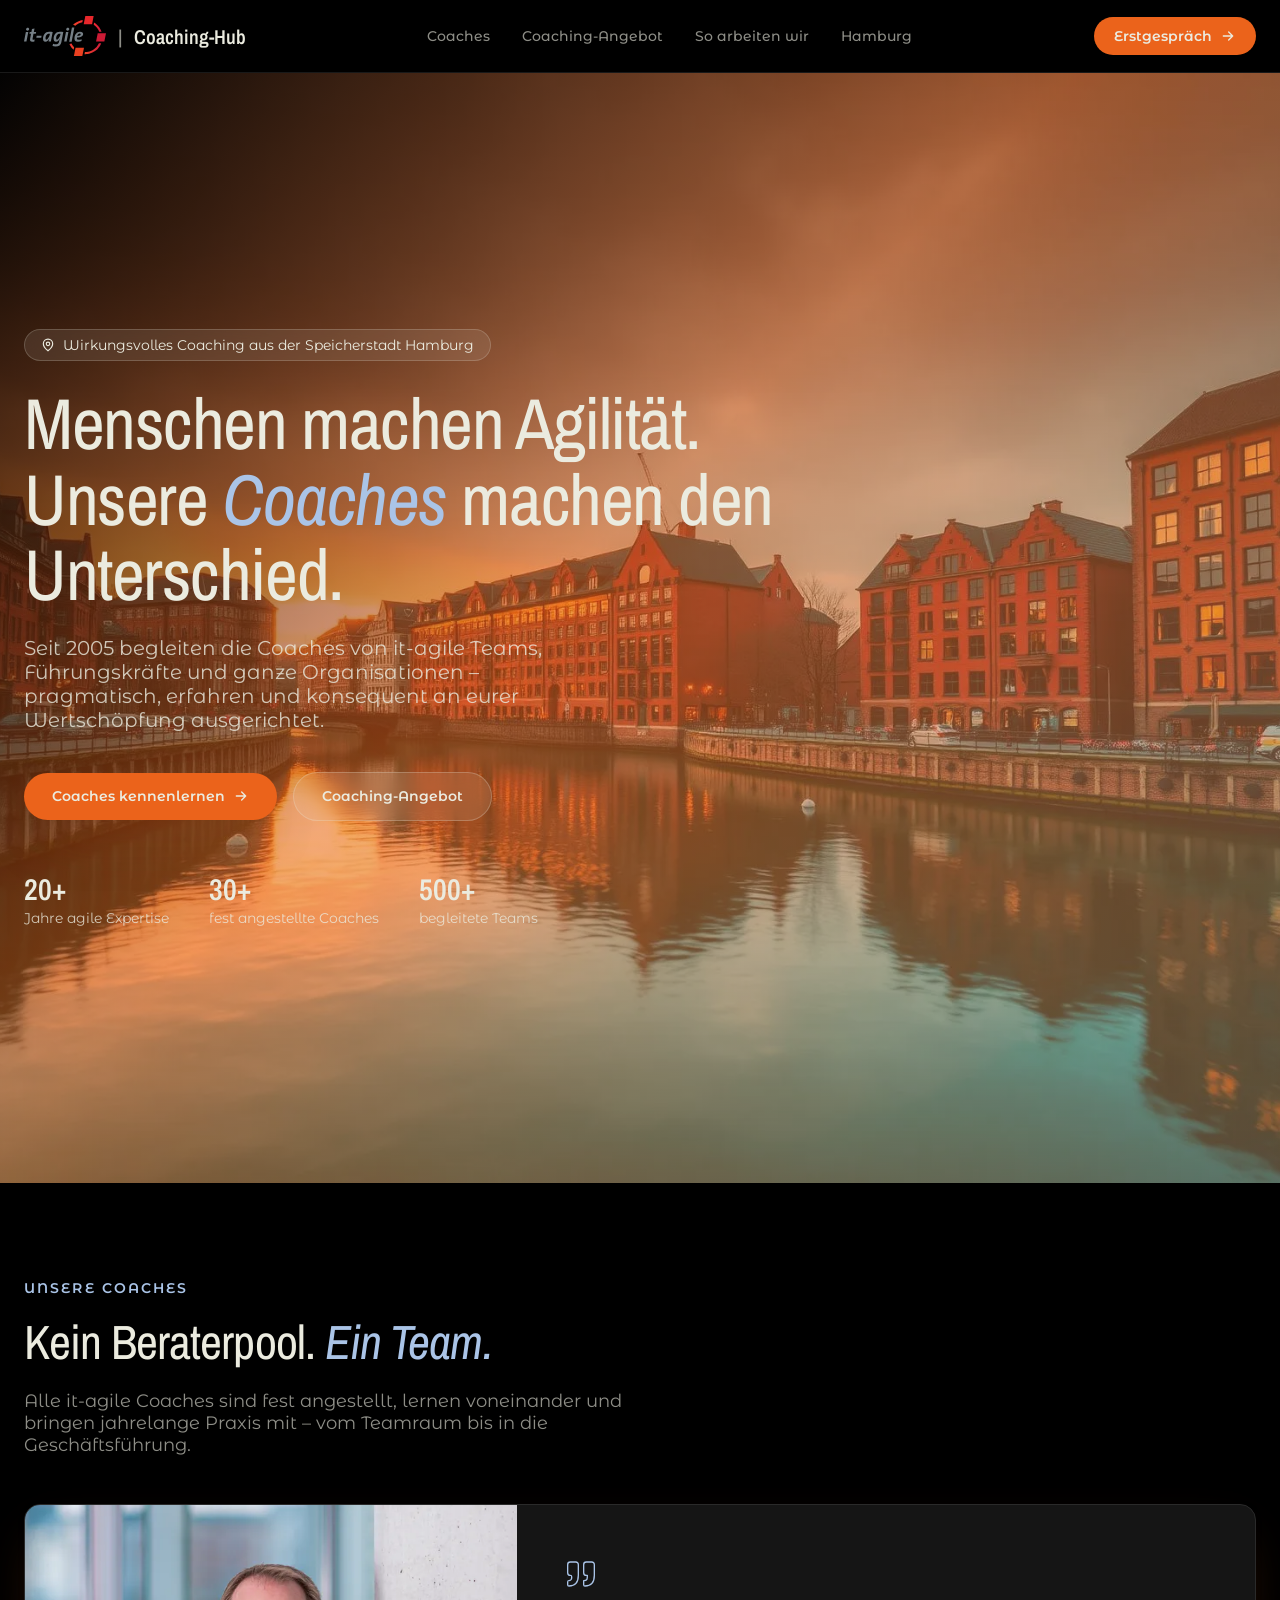
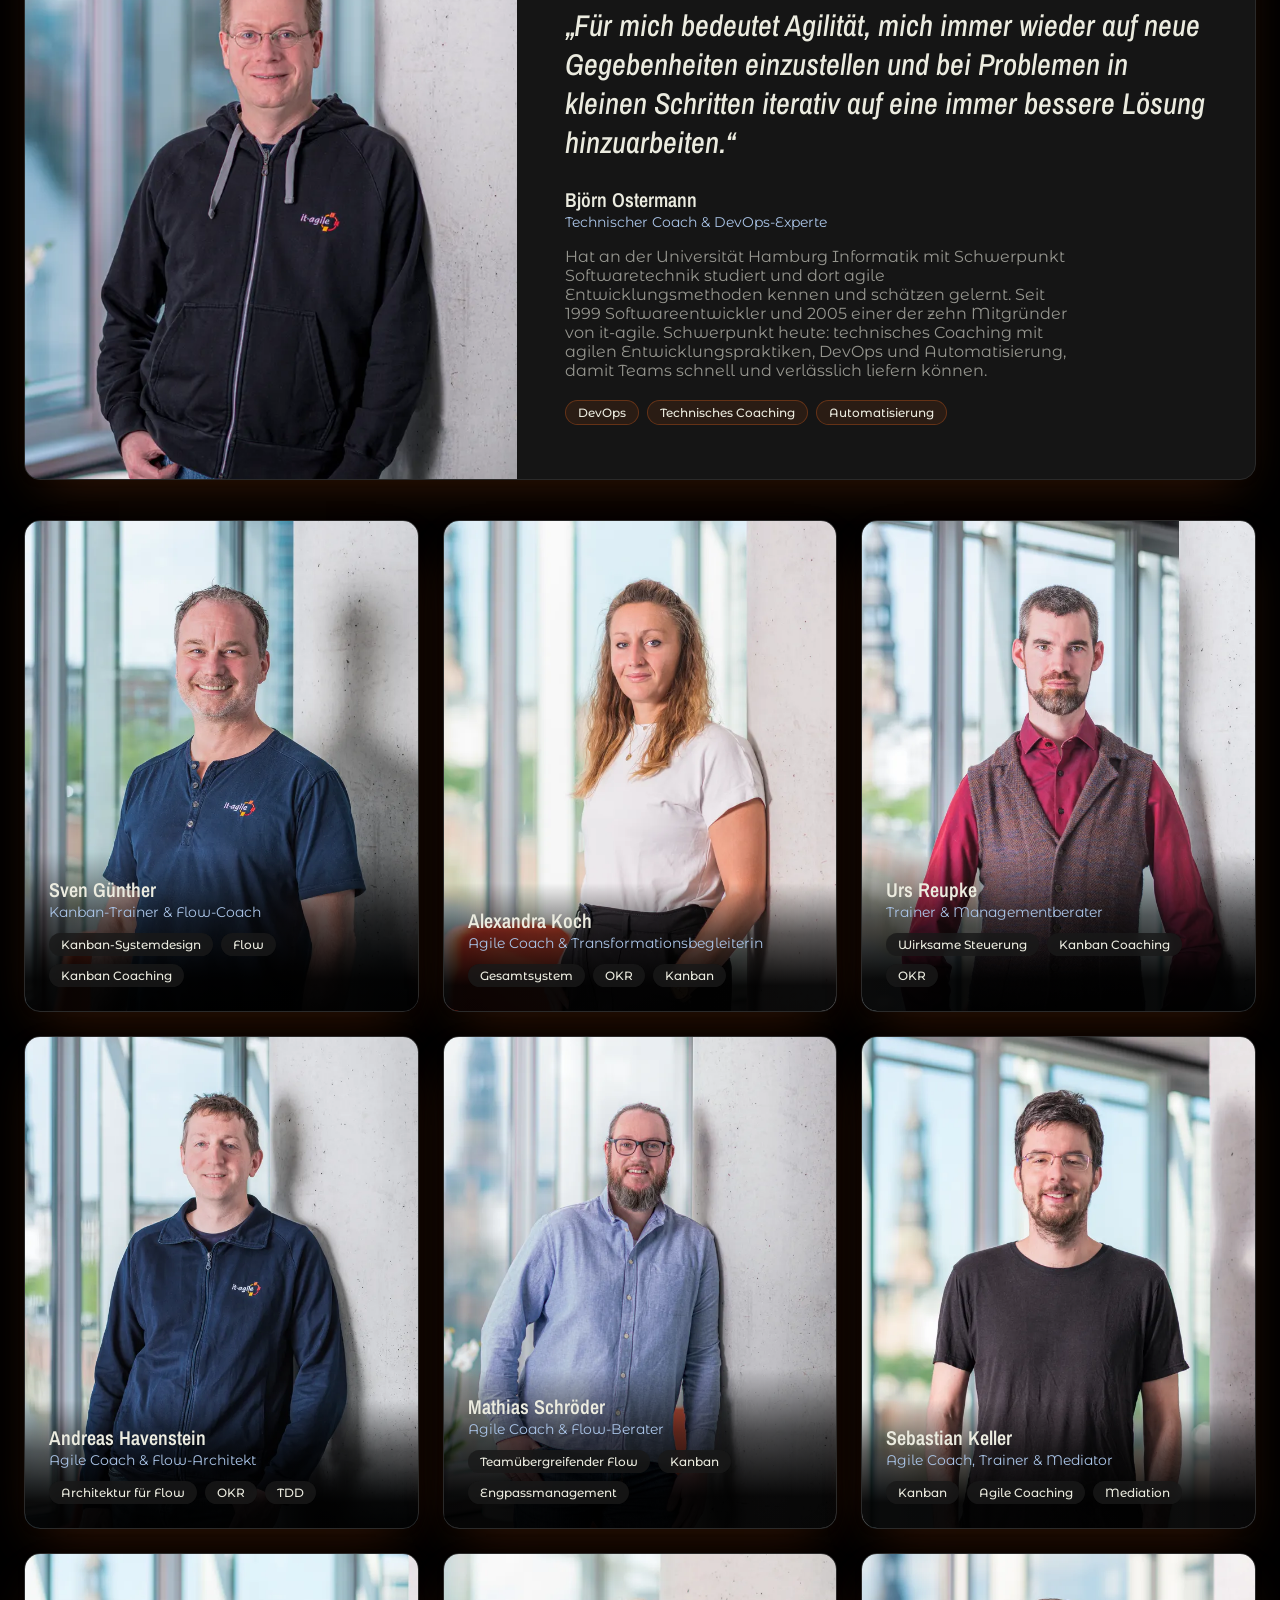
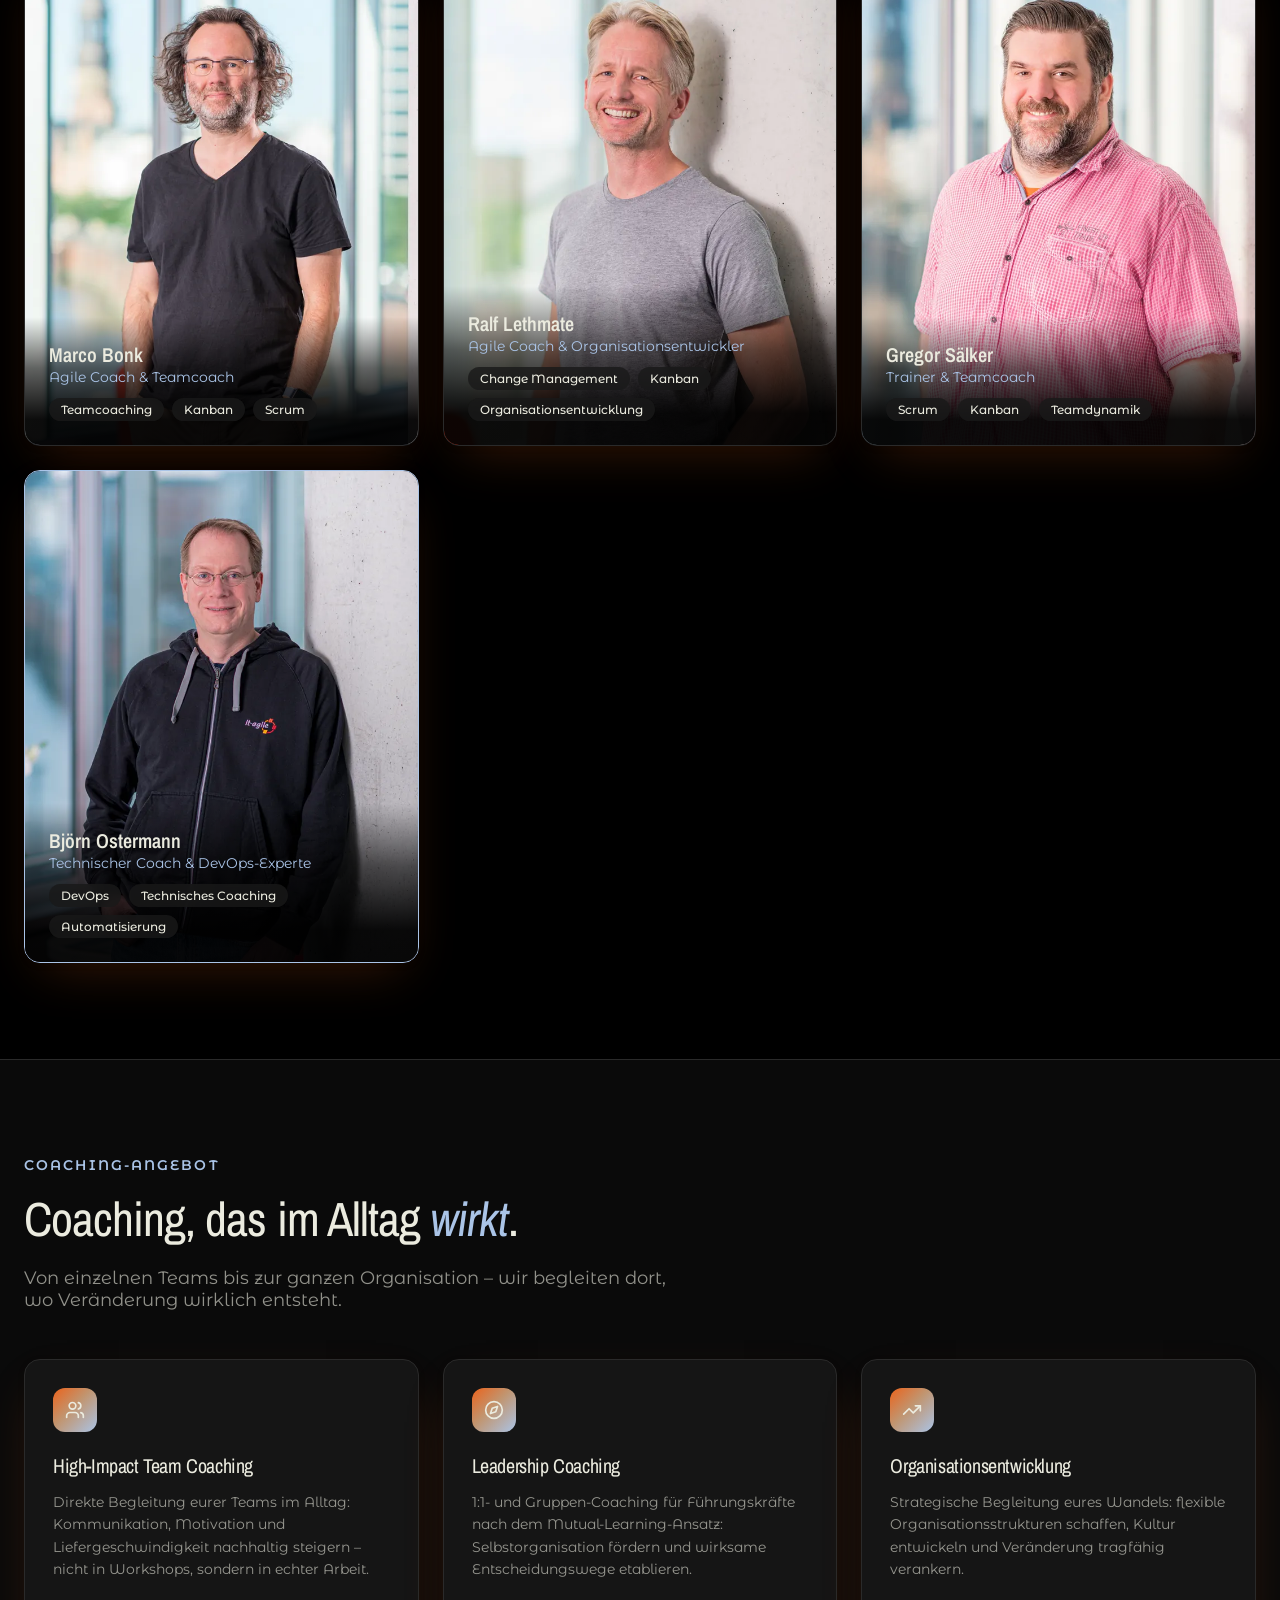
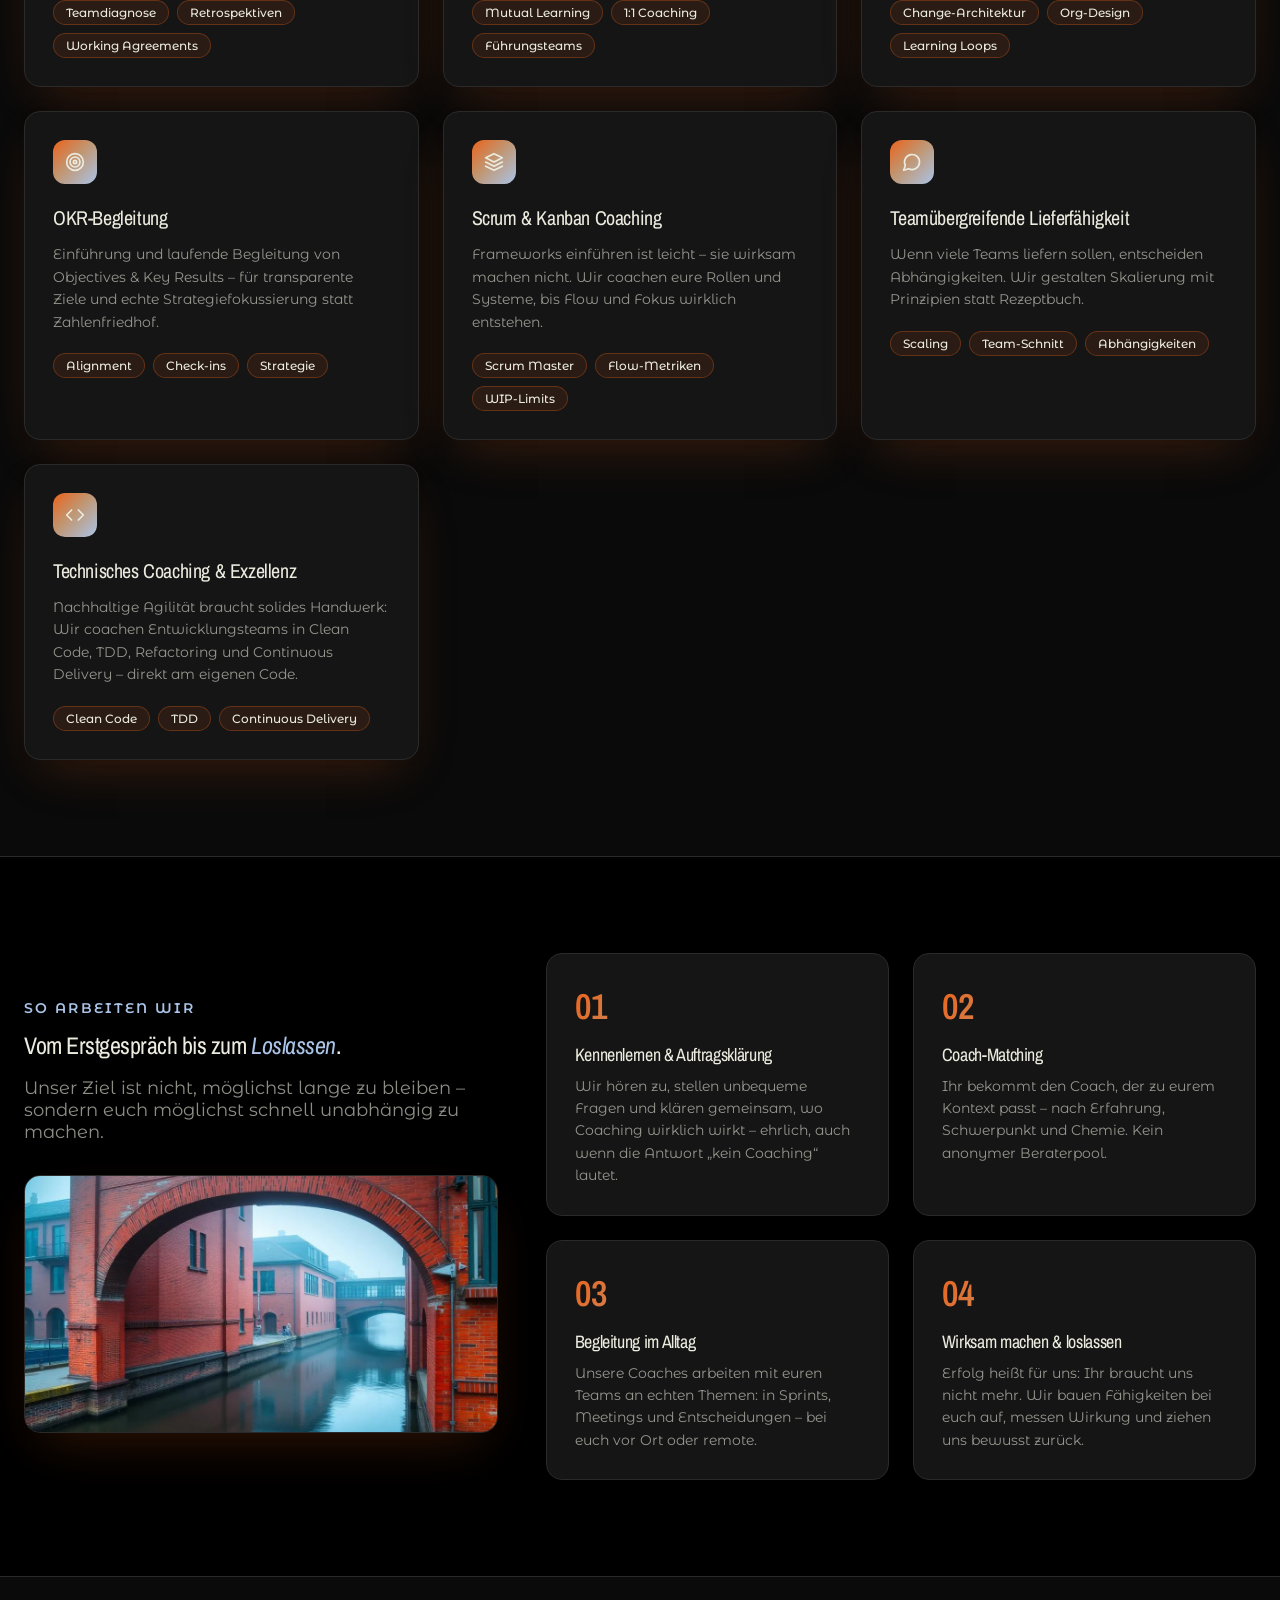
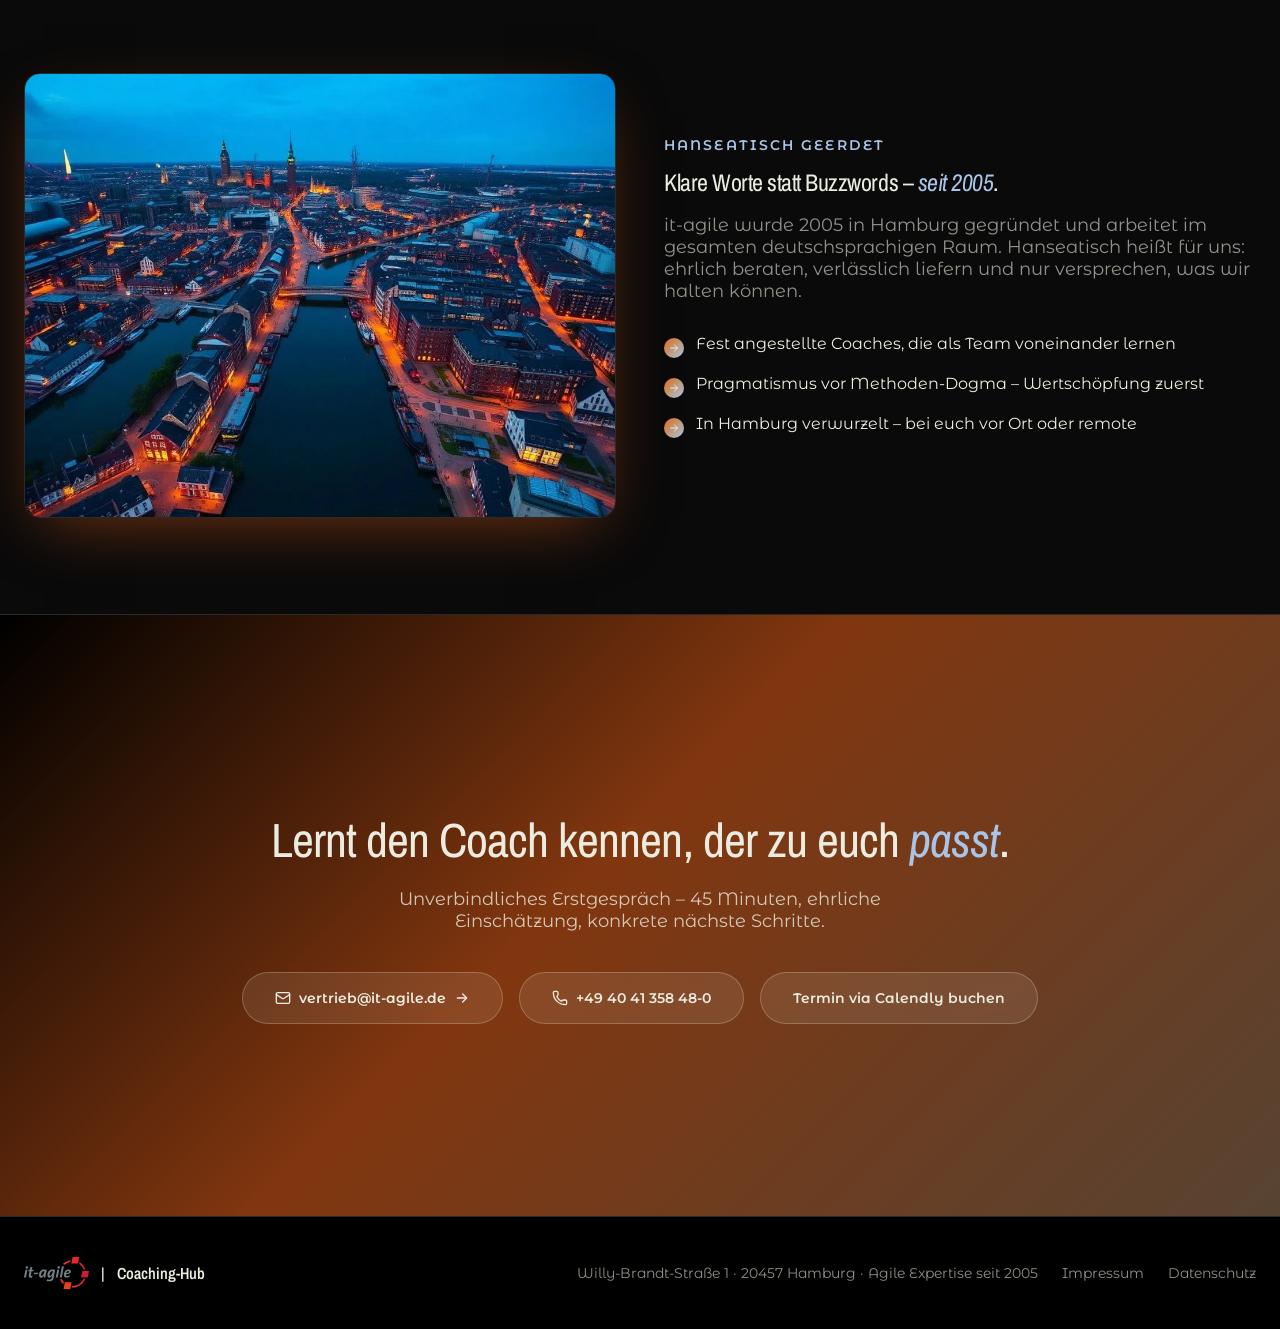
<file: index.html>
<!DOCTYPE html>
<html lang="de">
<head>
<meta charset="utf-8" />
<meta name="viewport" content="width=device-width, initial-scale=1" />
<title>it-agile Coaching – Agile Coaches aus Hamburg</title>
<meta name="description" content="Agile Coaching von it-agile: Erfahrene Coaches aus der Hamburger Speicherstadt begleiten Teams, Führungskräfte und Organisationen." />
<meta name="author" content="it-agile" />
<meta property="og:title" content="it-agile Coaching – Agile Coaches aus Hamburg" />
<meta property="og:description" content="Erfahrene Agile Coaches begleiten Teams, Führungskräfte und Organisationen – aus der Hamburger Speicherstadt." />
<meta property="og:type" content="website" />
<meta property="og:image" content="/og-image.jpg" />
<meta property="og:image:width" content="1200" />
<meta property="og:image:height" content="630" />
<meta property="og:image:alt" content="it-agile Coaching-Hub – Wirkungsvolles Coaching aus der Speicherstadt Hamburg" />
<meta name="twitter:card" content="summary_large_image" />
<meta name="twitter:image" content="/og-image.jpg" />
<link rel="icon" href="/favicon.ico" type="image/x-icon" />
<link rel="stylesheet" href="style.css" />
</head>
<body>

<header class="site-header">
  <div class="wrap">
    <div class="brand">
      <a href="https://www.it-agile.de" target="_blank" rel="noopener noreferrer" aria-label="it-agile Website öffnen">
        <img src="assets/it-agile-logo.svg" alt="it-agile" />
      </a>
      <span class="brand-sep">|</span>
      <a href="#top" class="brand-hub">Coaching-Hub</a>
    </div>
    <nav class="main-nav">
      <a href="#coaches">Coaches</a>
      <a href="#angebot">Coaching-Angebot</a>
      <a href="#ablauf">So arbeiten wir</a>
      <a href="#hamburg">Hamburg</a>
    </nav>
    <div class="header-actions">
      <a href="#kontakt" class="btn btn-primary btn-cta-top">
        Erstgespräch
        <svg class="icon" viewBox="0 0 24 24" fill="none" stroke="currentColor" stroke-linecap="round" stroke-linejoin="round"><path d="M5 12h14M13 6l6 6-6 6"/></svg>
      </a>
      <button type="button" class="nav-toggle" aria-label="Menü öffnen" aria-expanded="false" aria-controls="mobile-nav">
        <svg class="icon" viewBox="0 0 24 24" fill="none" stroke="currentColor" stroke-linecap="round" stroke-linejoin="round"><path d="M4 12h16M4 6h16M4 18h16"/></svg>
      </button>
    </div>
  </div>
  <div id="mobile-nav" class="mobile-nav">
    <nav>
      <a href="#coaches">Coaches</a>
      <a href="#angebot">Coaching-Angebot</a>
      <a href="#ablauf">So arbeiten wir</a>
      <a href="#hamburg">Hamburg</a>
      <a href="#kontakt" class="btn btn-primary">
        Erstgespräch
        <svg class="icon" viewBox="0 0 24 24" fill="none" stroke="currentColor" stroke-linecap="round" stroke-linejoin="round"><path d="M5 12h14M13 6l6 6-6 6"/></svg>
      </a>
    </nav>
  </div>
</header>

<section id="top" class="hero">
  <img src="assets/hero-speicherstadt.webp" alt="Speicherstadt Hamburg bei Sonnenuntergang" width="1920" height="1280" class="hero-bg" />
  <div class="hero-overlay"></div>
  <div class="wrap hero-inner">
    <div class="hero-content">
      <div class="hero-badge">
        <svg class="icon" viewBox="0 0 24 24" fill="none" stroke="currentColor" stroke-linecap="round" stroke-linejoin="round"><path d="M20 10c0 6-8 12-8 12s-8-6-8-12a8 8 0 0 1 16 0Z"/><circle cx="12" cy="10" r="3"/></svg>
        Wirkungsvolles Coaching aus der Speicherstadt Hamburg
      </div>
      <h1>
        Menschen machen Agilität.<br />
        Unsere <span class="italic-accent">Coaches</span> machen den Unterschied.
      </h1>
      <p class="lead">
        Seit 2005 begleiten die Coaches von it-agile Teams, Führungskräfte und ganze
        Organisationen – pragmatisch, erfahren und konsequent an eurer Wertschöpfung
        ausgerichtet.
      </p>
      <div class="hero-ctas">
        <a href="#coaches" class="btn btn-hero-primary">
          Coaches kennenlernen
          <svg class="icon" viewBox="0 0 24 24" fill="none" stroke="currentColor" stroke-linecap="round" stroke-linejoin="round"><path d="M5 12h14M13 6l6 6-6 6"/></svg>
        </a>
        <a href="#angebot" class="btn btn-hero-outline">Coaching-Angebot</a>
      </div>
      <div class="hero-stats">
        <div>
          <div class="num">20+</div>
          <div class="label">Jahre agile Expertise</div>
        </div>
        <div>
          <div class="num">30+</div>
          <div class="label">fest angestellte Coaches</div>
        </div>
        <div>
          <div class="num">500+</div>
          <div class="label">begleitete Teams</div>
        </div>
      </div>
    </div>
  </div>
</section>

<section id="coaches" class="wrap">
  <div class="section-lead">
    <div class="eyebrow">Unsere Coaches</div>
    <h2>Kein Beraterpool. <span class="italic-accent">Ein Team.</span></h2>
    <p>
      Alle it-agile Coaches sind fest angestellt, lernen voneinander und bringen jahrelange
      Praxis mit – vom Teamraum bis in die Geschäftsführung.
    </p>
  </div>

  <div id="featured-coach" class="featured-coach">
    <div class="featured-coach-img">
      <img src="assets/coach-sebastian.webp" alt="Portrait von Sebastian Keller" width="700" height="869" />
    </div>
    <div class="featured-coach-body">
      <svg class="quote-icon" viewBox="0 0 24 24" fill="none" stroke="currentColor" stroke-linecap="round" stroke-linejoin="round"><path d="M3 21c3 0 7-1 7-8V5c0-1.25-.756-2.017-2-2H4c-1.25 0-2 .75-2 1.972V11c0 1.25.75 2 2 2 1 0 1 0 1 1v1c0 1-1 2-2 2s-1 .008-1 1.031V20c0 1 0 1 1 1z"/><path d="M15 21c3 0 7-1 7-8V5c0-1.25-.757-2.017-2-2h-4c-1.25 0-2 .75-2 1.972V11c0 1.25.75 2 2 2h.75c0 2.25.25 4-2.75 4v3c0 1 0 1 1 1z"/></svg>
      <p class="quote">„Es braucht viel gemeinsame Disziplin und halten an gemeinsame Regeln, damit sich die Wirkung von agil entfalten kann.“</p>
      <div>
        <div class="name">Sebastian Keller</div>
        <div class="role">Agile Coach, Trainer &amp; Mediator</div>
      </div>
      <p class="bio">Coacht seit 2012 Manager und Teams in agilen Methoden wie Scrum und Kanban. Akkreditierter Kanban Trainer und ausgebildeter Mediator auf Basis der gewaltfreien Kommunikation. Schwerpunkt heute: die Balance aus richtigem Produkt, korrektem Aufbau und schneller Lieferung – auch über Teamgrenzen hinweg.</p>
      <div class="tag-row">
        <span class="tag">Kanban</span>
        <span class="tag">Agile Coaching</span>
        <span class="tag">Mediation</span>
      </div>
    </div>
  </div>

  <div class="coach-grid">
    <button type="button" class="coach-card" aria-label="Coach anzeigen: Sven Günther, Kanban-Trainer & Flow-Coach"
      data-name="Sven Günther" data-role="Kanban-Trainer &amp; Flow-Coach"
      data-quote="Agil ist in erster Linie keine Arbeitsweise, sondern eine Eigenschaft."
      data-bio="Studierter Informatiker, seit 1997 Softwareentwickler, seit 2007 mit agilen Methoden unterwegs und seit 2010 bei it-agile. Akkreditierter Kanban-Trainer und -Berater. Schwerpunkt heute: Kanban-Systeme, die Abhängigkeiten zwischen Teams sichtbar machen und teamübergreifenden Flow ermöglichen – mit Respekt vor dem Bestehenden statt neuer Rollen von Beginn an."
      data-image="assets/coach-sven.webp"
      data-focus="Kanban-Systemdesign|Flow|Kanban Coaching">
      <img src="assets/coach-sven.webp" alt="Portrait von Sven Günther" width="700" height="869" loading="lazy" />
      <div class="coach-card-info">
        <div class="name">Sven Günther</div>
        <div class="role">Kanban-Trainer &amp; Flow-Coach</div>
        <div class="tag-row">
          <span class="tag">Kanban-Systemdesign</span>
          <span class="tag">Flow</span>
          <span class="tag">Kanban Coaching</span>
        </div>
      </div>
      <div class="coach-card-hover">
        <div class="name">Sven Günther</div>
        <div class="role">Kanban-Trainer &amp; Flow-Coach</div>
        <p class="short-bio">Akkreditierter Kanban-Trainer und -Berater. Gestaltet Kanban-Systeme, die Arbeit über Teamgrenzen hinweg sichtbar machen und in den Flow bringen.</p>
        <div class="tag-row">
          <span class="tag">Kanban-Systemdesign</span>
          <span class="tag">Flow</span>
          <span class="tag">Kanban Coaching</span>
        </div>
      </div>
    </button>

    <button type="button" class="coach-card" aria-label="Coach anzeigen: Alexandra Koch, Agile Coach & Transformationsbegleiterin"
      data-name="Alexandra Koch" data-role="Agile Coach &amp; Transformationsbegleiterin"
      data-quote="Wie aus Ownership, Sinn und Ermächtigung immer wieder was ganz Großes entsteht."
      data-bio="Kommt aus dem Sportcoaching und hat Sportmanagement und Psychologie studiert. Seit 2016 Agile Coach bei it-agile und Begleiterin von Transformationen in verschiedenen Branchen. Schwerpunkt heute: der Blick auf das Gesamtsystem statt nur auf einzelne Teams – mit OKR und Kanban richtet sie Teams auf gemeinsame Ziele aus."
      data-image="assets/coach-alexandra.webp"
      data-focus="Gesamtsystem|OKR|Kanban">
      <img src="assets/coach-alexandra.webp" alt="Portrait von Alexandra Koch" width="700" height="869" loading="lazy" />
      <div class="coach-card-info">
        <div class="name">Alexandra Koch</div>
        <div class="role">Agile Coach &amp; Transformationsbegleiterin</div>
        <div class="tag-row">
          <span class="tag">Gesamtsystem</span>
          <span class="tag">OKR</span>
          <span class="tag">Kanban</span>
        </div>
      </div>
      <div class="coach-card-hover">
        <div class="name">Alexandra Koch</div>
        <div class="role">Agile Coach &amp; Transformationsbegleiterin</div>
        <p class="short-bio">Transformationsbegleiterin mit Blick auf das Gesamtsystem. Richtet Teams mit OKR und Kanban auf gemeinsame Ziele aus – über Teamgrenzen hinweg.</p>
        <div class="tag-row">
          <span class="tag">Gesamtsystem</span>
          <span class="tag">OKR</span>
          <span class="tag">Kanban</span>
        </div>
      </div>
    </button>

    <button type="button" class="coach-card" aria-label="Coach anzeigen: Urs Reupke, Trainer & Managementberater"
      data-name="Urs Reupke" data-role="Trainer &amp; Managementberater"
      data-quote="Agil ist, wenn die Wirkung für unseren Kund:innen und unser Unternehmen im Fokus unserer Arbeit steht, wir nicht weiter planen, als wir sehen können und wir uns dabei genug Zeit einräumen, um den Markt und unsere Arbeit zu verstehen und zu verbessern."
      data-bio="Hat in Karlsruhe Informatik studiert und dort agile Produktentwicklung entdeckt. Seit über 15 Jahren agil unterwegs und seit 2013 bei it-agile. Hat gelernt, dass Führung, Prozess und Produkt Hand in Hand gehen müssen, damit das Ergebnis stimmt. Schwerpunkt heute: Führungskräfte aller Ebenen dabei unterstützen, Arbeit über Teams hinweg wirksam zu steuern."
      data-image="assets/coach-urs.webp"
      data-focus="Wirksame Steuerung|Kanban Coaching|OKR">
      <img src="assets/coach-urs.webp" alt="Portrait von Urs Reupke" width="700" height="869" loading="lazy" />
      <div class="coach-card-info">
        <div class="name">Urs Reupke</div>
        <div class="role">Trainer &amp; Managementberater</div>
        <div class="tag-row">
          <span class="tag">Wirksame Steuerung</span>
          <span class="tag">Kanban Coaching</span>
          <span class="tag">OKR</span>
        </div>
      </div>
      <div class="coach-card-hover">
        <div class="name">Urs Reupke</div>
        <div class="role">Trainer &amp; Managementberater</div>
        <p class="short-bio">Trainer, Managementberater und Lösungsgestalter. Bringt Führung, Prozess und Produkt zusammen, damit Teams gemeinsam Wirkung erzielen.</p>
        <div class="tag-row">
          <span class="tag">Wirksame Steuerung</span>
          <span class="tag">Kanban Coaching</span>
          <span class="tag">OKR</span>
        </div>
      </div>
    </button>

    <button type="button" class="coach-card" aria-label="Coach anzeigen: Andreas Havenstein, Agile Coach & Flow-Architekt"
      data-name="Andreas Havenstein" data-role="Agile Coach &amp; Flow-Architekt"
      data-quote="Wir haben im Team langwierige, selten stattfindende Software-Releaseprozesse so beschleunigt, dass wir am Ende mit jedem Commit direkt live gehen konnten."
      data-bio="Arbeitet seit der Gründung von it-agile 2005 als Trainer, Architekt und Softwareentwickler. Begeistert sich für agile Methoden, testgetriebene Entwicklung und modulare Architekturen. Co-Autor des Buches „Agile Entwicklungspraktiken mit Scrum“. Schwerpunkt heute: Architektur und Entwicklungspraktiken, die Abhängigkeiten zwischen Teams reduzieren und teamübergreifende Lieferfähigkeit ermöglichen – unterstützt durch OKR und Kanban."
      data-image="assets/coach-andreas.webp"
      data-focus="Architektur für Flow|OKR|TDD">
      <img src="assets/coach-andreas.webp" alt="Portrait von Andreas Havenstein" width="700" height="869" loading="lazy" />
      <div class="coach-card-info">
        <div class="name">Andreas Havenstein</div>
        <div class="role">Agile Coach &amp; Flow-Architekt</div>
        <div class="tag-row">
          <span class="tag">Architektur für Flow</span>
          <span class="tag">OKR</span>
          <span class="tag">TDD</span>
        </div>
      </div>
      <div class="coach-card-hover">
        <div class="name">Andreas Havenstein</div>
        <div class="role">Agile Coach &amp; Flow-Architekt</div>
        <p class="short-bio">Mitgründer von it-agile. Verbindet modulare Architektur und agile Entwicklungspraktiken, damit Teams unabhängig voneinander schnell liefern können.</p>
        <div class="tag-row">
          <span class="tag">Architektur für Flow</span>
          <span class="tag">OKR</span>
          <span class="tag">TDD</span>
        </div>
      </div>
    </button>

    <button type="button" class="coach-card" aria-label="Coach anzeigen: Mathias Schröder, Agile Coach & Flow-Berater"
      data-name="Mathias Schröder" data-role="Agile Coach &amp; Flow-Berater"
      data-quote="Mit kurzen Feedbackschleifen sich und den Kontext wirkungsvoll weiterentwickeln."
      data-bio="Wechselte nach einer Ausbildung zum Groß- und Außenhandelskaufmann als Quereinsteiger in die Softwareentwicklung. Arbeitet seit 2011 als Scrum Master und Agile Coach in Startups, mittelständischen Unternehmen und Konzernen, seit 2019 bei it-agile. Akkreditierter Kanban-Berater. Schwerpunkt heute: teamübergreifende Lieferfähigkeit in Organisationen mit vielen Teams – mit Kanban, Engpasslogik und Steuerung auf Systemebene."
      data-image="assets/coach-mathias.webp"
      data-focus="Teamübergreifender Flow|Kanban|Engpassmanagement">
      <img src="assets/coach-mathias.webp" alt="Portrait von Mathias Schröder" width="700" height="869" loading="lazy" />
      <div class="coach-card-info">
        <div class="name">Mathias Schröder</div>
        <div class="role">Agile Coach &amp; Flow-Berater</div>
        <div class="tag-row">
          <span class="tag">Teamübergreifender Flow</span>
          <span class="tag">Kanban</span>
          <span class="tag">Engpassmanagement</span>
        </div>
      </div>
      <div class="coach-card-hover">
        <div class="name">Mathias Schröder</div>
        <div class="role">Agile Coach &amp; Flow-Berater</div>
        <p class="short-bio">Akkreditierter Kanban-Berater. Macht Engpässe zwischen Teams sichtbar und hilft Organisationen, teamübergreifend in den Flow zu kommen.</p>
        <div class="tag-row">
          <span class="tag">Teamübergreifender Flow</span>
          <span class="tag">Kanban</span>
          <span class="tag">Engpassmanagement</span>
        </div>
      </div>
    </button>

    <button type="button" class="coach-card" aria-label="Coach anzeigen: Sebastian Keller, Agile Coach, Trainer & Mediator"
      data-name="Sebastian Keller" data-role="Agile Coach, Trainer &amp; Mediator"
      data-quote="Es braucht viel gemeinsame Disziplin und halten an gemeinsame Regeln, damit sich die Wirkung von agil entfalten kann."
      data-bio="Coacht seit 2012 Manager und Teams in agilen Methoden wie Scrum und Kanban. Akkreditierter Kanban Trainer und ausgebildeter Mediator auf Basis der gewaltfreien Kommunikation. Schwerpunkt heute: die Balance aus richtigem Produkt, korrektem Aufbau und schneller Lieferung – auch über Teamgrenzen hinweg."
      data-image="assets/coach-sebastian.webp"
      data-focus="Kanban|Agile Coaching|Mediation">
      <img src="assets/coach-sebastian.webp" alt="Portrait von Sebastian Keller" width="700" height="869" loading="lazy" />
      <div class="coach-card-info">
        <div class="name">Sebastian Keller</div>
        <div class="role">Agile Coach, Trainer &amp; Mediator</div>
        <div class="tag-row">
          <span class="tag">Kanban</span>
          <span class="tag">Agile Coaching</span>
          <span class="tag">Mediation</span>
        </div>
      </div>
      <div class="coach-card-hover">
        <div class="name">Sebastian Keller</div>
        <div class="role">Agile Coach, Trainer &amp; Mediator</div>
        <p class="short-bio">Akkreditierter Kanban Trainer und Mediator. Sorgt für die Balance aus richtigem Produkt, korrektem Aufbau und schneller Lieferung – über Teamgrenzen hinweg.</p>
        <div class="tag-row">
          <span class="tag">Kanban</span>
          <span class="tag">Agile Coaching</span>
          <span class="tag">Mediation</span>
        </div>
      </div>
    </button>

    <button type="button" class="coach-card" aria-label="Coach anzeigen: Marco Bonk, Agile Coach & Teamcoach"
      data-name="Marco Bonk" data-role="Agile Coach &amp; Teamcoach"
      data-quote="Schneller etwas an Kund:innen auszuliefern hat nichts damit zu tun, dass irgendjemand schneller arbeiten muss. Es geht darum den Arbeitsprozess und die Interaktion darauf auszurichten."
      data-bio="Hat Produktentwicklung und Projektmanagement bei einem Verlag kennengelernt und dort im Zuge der Digitalisierung neue Lösungen für neue Probleme gesucht. Seit 2015 agil unterwegs, zunächst als Scrum Master in der Logistikbranche, seit 2018 als Berater bei it-agile. Schwerpunkt heute: Arbeitsprozesse und Zusammenarbeit so ausrichten, dass Teams gemeinsam schneller an Kund:innen liefern – mit Scrum und Kanban."
      data-image="assets/coach-marco.webp"
      data-focus="Teamcoaching|Kanban|Scrum">
      <img src="assets/coach-marco.webp" alt="Portrait von Marco Bonk" width="700" height="869" loading="lazy" />
      <div class="coach-card-info">
        <div class="name">Marco Bonk</div>
        <div class="role">Agile Coach &amp; Teamcoach</div>
        <div class="tag-row">
          <span class="tag">Teamcoaching</span>
          <span class="tag">Kanban</span>
          <span class="tag">Scrum</span>
        </div>
      </div>
      <div class="coach-card-hover">
        <div class="name">Marco Bonk</div>
        <div class="role">Agile Coach &amp; Teamcoach</div>
        <p class="short-bio">Teamcoach für komplexe Herausforderungen. Richtet Arbeitsprozesse und Zusammenarbeit darauf aus, schneller an Kund:innen zu liefern.</p>
        <div class="tag-row">
          <span class="tag">Teamcoaching</span>
          <span class="tag">Kanban</span>
          <span class="tag">Scrum</span>
        </div>
      </div>
    </button>

    <button type="button" class="coach-card" aria-label="Coach anzeigen: Ralf Lethmate, Agile Coach & Organisationsentwickler"
      data-name="Ralf Lethmate" data-role="Agile Coach &amp; Organisationsentwickler"
      data-quote="Distanz zwischen Problem und Problemlösern verringern. Kleine Schritte gehen. Mit dem Ende im Sinn handeln. Besser werden. Dran bleiben."
      data-bio="Promovierter Physiker mit MBA. Seit 2002 Projektleiter, zunächst im klassischen Projektmanagement in KMUs und internationalen Konzernen, bis Scrum und Kanban seine Begeisterung für agile Praktiken entfachten. Ausgebildeter Change Manager, Release Train Engineer und unFIX-Partner. Schwerpunkt heute: Organisationen so entwickeln, dass viele Teams gemeinsam liefern – mit kurzen Feedback-Schleifen zwischen Menschen und Produkt."
      data-image="assets/coach-ralf.webp"
      data-focus="Change Management|Kanban|Organisationsentwicklung">
      <img src="assets/coach-ralf.webp" alt="Portrait von Ralf Lethmate" width="700" height="869" loading="lazy" />
      <div class="coach-card-info">
        <div class="name">Ralf Lethmate</div>
        <div class="role">Agile Coach &amp; Organisationsentwickler</div>
        <div class="tag-row">
          <span class="tag">Change Management</span>
          <span class="tag">Kanban</span>
          <span class="tag">Organisationsentwicklung</span>
        </div>
      </div>
      <div class="coach-card-hover">
        <div class="name">Ralf Lethmate</div>
        <div class="role">Agile Coach &amp; Organisationsentwickler</div>
        <p class="short-bio">Change Manager und Organisationsentwickler. Verringert die Distanz zwischen Problem und Problemlösern – auch über Teamgrenzen hinweg.</p>
        <div class="tag-row">
          <span class="tag">Change Management</span>
          <span class="tag">Kanban</span>
          <span class="tag">Organisationsentwicklung</span>
        </div>
      </div>
    </button>

    <button type="button" class="coach-card" aria-label="Coach anzeigen: Gregor Sälker, Trainer & Teamcoach"
      data-name="Gregor Sälker" data-role="Trainer &amp; Teamcoach"
      data-quote="Kümmere dich zuerst um das Wichtigste und lerne daraus für deine nächsten Schritte."
      data-bio="Hat während seines Wirtschaftsinformatik-Studiums programmiert und im Praxissemester 2002 Extreme Programming kennengelernt. Unterstützt heute Unternehmen und Teams bei der agilen Transformation, bildet Scrum Master und Product Owner aus und arbeitet nicht nur mit Umsetzungsteams. Schwerpunkt heute: positive Teamdynamiken etablieren, damit Teams an einem Strang ziehen – auch über Teamgrenzen hinweg."
      data-image="assets/coach-gregor.webp"
      data-focus="Scrum|Kanban|Teamdynamik">
      <img src="assets/coach-gregor.webp" alt="Portrait von Gregor Sälker" width="700" height="869" loading="lazy" />
      <div class="coach-card-info">
        <div class="name">Gregor Sälker</div>
        <div class="role">Trainer &amp; Teamcoach</div>
        <div class="tag-row">
          <span class="tag">Scrum</span>
          <span class="tag">Kanban</span>
          <span class="tag">Teamdynamik</span>
        </div>
      </div>
      <div class="coach-card-hover">
        <div class="name">Gregor Sälker</div>
        <div class="role">Trainer &amp; Teamcoach</div>
        <p class="short-bio">Trainer und Teamcoach für Scrum und Kanban. Macht aus Einzelnen leistungsstarke Teams, die an einem Strang ziehen.</p>
        <div class="tag-row">
          <span class="tag">Scrum</span>
          <span class="tag">Kanban</span>
          <span class="tag">Teamdynamik</span>
        </div>
      </div>
    </button>

    <button type="button" class="coach-card" aria-label="Coach anzeigen: Björn Ostermann, Technischer Coach & DevOps-Experte"
      data-name="Björn Ostermann" data-role="Technischer Coach &amp; DevOps-Experte"
      data-quote="Für mich bedeutet Agilität, mich immer wieder auf neue Gegebenheiten einzustellen und bei Problemen in kleinen Schritten iterativ auf eine immer bessere Lösung hinzuarbeiten."
      data-bio="Hat an der Universität Hamburg Informatik mit Schwerpunkt Softwaretechnik studiert und dort agile Entwicklungsmethoden kennen und schätzen gelernt. Seit 1999 Softwareentwickler und 2005 einer der zehn Mitgründer von it-agile. Schwerpunkt heute: technisches Coaching mit agilen Entwicklungspraktiken, DevOps und Automatisierung, damit Teams schnell und verlässlich liefern können."
      data-image="assets/coach-bjoern.webp"
      data-focus="DevOps|Technisches Coaching|Automatisierung">
      <img src="assets/coach-bjoern.webp" alt="Portrait von Björn Ostermann" width="700" height="869" loading="lazy" />
      <div class="coach-card-info">
        <div class="name">Björn Ostermann</div>
        <div class="role">Technischer Coach &amp; DevOps-Experte</div>
        <div class="tag-row">
          <span class="tag">DevOps</span>
          <span class="tag">Technisches Coaching</span>
          <span class="tag">Automatisierung</span>
        </div>
      </div>
      <div class="coach-card-hover">
        <div class="name">Björn Ostermann</div>
        <div class="role">Technischer Coach &amp; DevOps-Experte</div>
        <p class="short-bio">Mitgründer von it-agile, technischer Coach und DevOps'ler. Stärkt Entwicklungspraktiken und automatisiert Prozesse für schnelle, verlässliche Lieferung.</p>
        <div class="tag-row">
          <span class="tag">DevOps</span>
          <span class="tag">Technisches Coaching</span>
          <span class="tag">Automatisierung</span>
        </div>
      </div>
    </button>
  </div>
</section>

<div class="section-band">
  <section id="angebot" class="wrap">
    <div class="section-lead">
      <div class="eyebrow">Coaching-Angebot</div>
      <h2>Coaching, das im Alltag <span class="italic-accent">wirkt</span>.</h2>
      <p>
        Von einzelnen Teams bis zur ganzen Organisation – wir begleiten dort, wo Veränderung
        wirklich entsteht.
      </p>
    </div>
    <div class="offer-grid">
      <div class="offer-card">
        <span class="offer-icon"><svg class="icon" viewBox="0 0 24 24" fill="none" stroke="currentColor" stroke-linecap="round" stroke-linejoin="round"><path d="M16 21v-2a4 4 0 0 0-4-4H6a4 4 0 0 0-4 4v2"/><circle cx="9" cy="7" r="4"/><path d="M22 21v-2a4 4 0 0 0-3-3.87M16 3.13a4 4 0 0 1 0 7.75"/></svg></span>
        <h3>High-Impact Team Coaching</h3>
        <p>Direkte Begleitung eurer Teams im Alltag: Kommunikation, Motivation und Liefergeschwindigkeit nachhaltig steigern – nicht in Workshops, sondern in echter Arbeit.</p>
        <div class="tag-row">
          <span class="tag">Teamdiagnose</span>
          <span class="tag">Retrospektiven</span>
          <span class="tag">Working Agreements</span>
        </div>
      </div>
      <div class="offer-card">
        <span class="offer-icon"><svg class="icon" viewBox="0 0 24 24" fill="none" stroke="currentColor" stroke-linecap="round" stroke-linejoin="round"><circle cx="12" cy="12" r="10"/><polygon points="16.24 7.76 14.12 14.12 7.76 16.24 9.88 9.88 16.24 7.76"/></svg></span>
        <h3>Leadership Coaching</h3>
        <p>1:1- und Gruppen-Coaching für Führungskräfte nach dem Mutual-Learning-Ansatz: Selbstorganisation fördern und wirksame Entscheidungswege etablieren.</p>
        <div class="tag-row">
          <span class="tag">Mutual Learning</span>
          <span class="tag">1:1 Coaching</span>
          <span class="tag">Führungsteams</span>
        </div>
      </div>
      <div class="offer-card">
        <span class="offer-icon"><svg class="icon" viewBox="0 0 24 24" fill="none" stroke="currentColor" stroke-linecap="round" stroke-linejoin="round"><polyline points="22 7 13.5 15.5 8.5 10.5 2 17"/><polyline points="16 7 22 7 22 13"/></svg></span>
        <h3>Organisationsentwicklung</h3>
        <p>Strategische Begleitung eures Wandels: flexible Organisationsstrukturen schaffen, Kultur entwickeln und Veränderung tragfähig verankern.</p>
        <div class="tag-row">
          <span class="tag">Change-Architektur</span>
          <span class="tag">Org-Design</span>
          <span class="tag">Learning Loops</span>
        </div>
      </div>
      <div class="offer-card">
        <span class="offer-icon"><svg class="icon" viewBox="0 0 24 24" fill="none" stroke="currentColor" stroke-linecap="round" stroke-linejoin="round"><circle cx="12" cy="12" r="10"/><circle cx="12" cy="12" r="6"/><circle cx="12" cy="12" r="2"/></svg></span>
        <h3>OKR-Begleitung</h3>
        <p>Einführung und laufende Begleitung von Objectives &amp; Key Results – für transparente Ziele und echte Strategiefokussierung statt Zahlenfriedhof.</p>
        <div class="tag-row">
          <span class="tag">Alignment</span>
          <span class="tag">Check-ins</span>
          <span class="tag">Strategie</span>
        </div>
      </div>
      <div class="offer-card">
        <span class="offer-icon"><svg class="icon" viewBox="0 0 24 24" fill="none" stroke="currentColor" stroke-linecap="round" stroke-linejoin="round"><polygon points="12 2 2 7 12 12 22 7 12 2"/><polyline points="2 17 12 22 22 17"/><polyline points="2 12 12 17 22 12"/></svg></span>
        <h3>Scrum &amp; Kanban Coaching</h3>
        <p>Frameworks einführen ist leicht – sie wirksam machen nicht. Wir coachen eure Rollen und Systeme, bis Flow und Fokus wirklich entstehen.</p>
        <div class="tag-row">
          <span class="tag">Scrum Master</span>
          <span class="tag">Flow-Metriken</span>
          <span class="tag">WIP-Limits</span>
        </div>
      </div>
      <div class="offer-card">
        <span class="offer-icon"><svg class="icon" viewBox="0 0 24 24" fill="none" stroke="currentColor" stroke-linecap="round" stroke-linejoin="round"><path d="M7.9 20A9 9 0 1 0 4 16.1L2 22Z"/></svg></span>
        <h3>Teamübergreifende Lieferfähigkeit</h3>
        <p>Wenn viele Teams liefern sollen, entscheiden Abhängigkeiten. Wir gestalten Skalierung mit Prinzipien statt Rezeptbuch.</p>
        <div class="tag-row">
          <span class="tag">Scaling</span>
          <span class="tag">Team-Schnitt</span>
          <span class="tag">Abhängigkeiten</span>
        </div>
      </div>
      <div class="offer-card">
        <span class="offer-icon"><svg class="icon" viewBox="0 0 24 24" fill="none" stroke="currentColor" stroke-linecap="round" stroke-linejoin="round"><polyline points="16 18 22 12 16 6"/><polyline points="8 6 2 12 8 18"/></svg></span>
        <h3>Technisches Coaching &amp; Exzellenz</h3>
        <p>Nachhaltige Agilität braucht solides Handwerk: Wir coachen Entwicklungsteams in Clean Code, TDD, Refactoring und Continuous Delivery – direkt am eigenen Code.</p>
        <div class="tag-row">
          <span class="tag">Clean Code</span>
          <span class="tag">TDD</span>
          <span class="tag">Continuous Delivery</span>
        </div>
      </div>
    </div>
  </section>
</div>

<section id="ablauf" class="wrap">
  <div class="process-layout">
    <div>
      <div class="eyebrow">So arbeiten wir</div>
      <h2>Vom Erstgespräch bis zum <span class="italic-accent">Loslassen</span>.</h2>
      <p style="margin-top:1rem;font-size:1.125rem;color:var(--muted-foreground);">
        Unser Ziel ist nicht, möglichst lange zu bleiben – sondern euch möglichst schnell
        unabhängig zu machen.
      </p>
      <div class="process-img">
        <img src="assets/coaching-team.webp" alt="Team bei der Zusammenarbeit" width="1200" height="800" loading="lazy" />
      </div>
    </div>
    <div class="step-grid">
      <div class="step-card">
        <div class="step-num">01</div>
        <h3>Kennenlernen &amp; Auftragsklärung</h3>
        <p>Wir hören zu, stellen unbequeme Fragen und klären gemeinsam, wo Coaching wirklich wirkt – ehrlich, auch wenn die Antwort „kein Coaching“ lautet.</p>
      </div>
      <div class="step-card">
        <div class="step-num">02</div>
        <h3>Coach-Matching</h3>
        <p>Ihr bekommt den Coach, der zu eurem Kontext passt – nach Erfahrung, Schwerpunkt und Chemie. Kein anonymer Beraterpool.</p>
      </div>
      <div class="step-card">
        <div class="step-num">03</div>
        <h3>Begleitung im Alltag</h3>
        <p>Unsere Coaches arbeiten mit euren Teams an echten Themen: in Sprints, Meetings und Entscheidungen – bei euch vor Ort oder remote.</p>
      </div>
      <div class="step-card">
        <div class="step-num">04</div>
        <h3>Wirksam machen &amp; loslassen</h3>
        <p>Erfolg heißt für uns: Ihr braucht uns nicht mehr. Wir bauen Fähigkeiten bei euch auf, messen Wirkung und ziehen uns bewusst zurück.</p>
      </div>
    </div>
  </div>
</section>

<div class="section-band">
  <section id="hamburg" class="wrap">
    <div class="hamburg-layout">
      <div class="hamburg-img">
        <img src="assets/coaching-leadership.webp" alt="Coaching-Gespräch in Hamburger Atmosphäre" width="1200" height="800" loading="lazy" />
      </div>
      <div>
        <div class="eyebrow">Hanseatisch geerdet</div>
        <h2>Klare Worte statt Buzzwords – <span class="italic-accent">seit 2005</span>.</h2>
        <p style="margin-top:1rem;font-size:1.125rem;color:var(--muted-foreground);">
          it-agile wurde 2005 in Hamburg gegründet und arbeitet im gesamten deutschsprachigen
          Raum. Hanseatisch heißt für uns: ehrlich beraten, verlässlich liefern und nur
          versprechen, was wir halten können.
        </p>
        <ul class="hamburg-list">
          <li>
            <span class="bullet"><svg class="icon" viewBox="0 0 24 24" fill="none" stroke="currentColor" stroke-linecap="round" stroke-linejoin="round"><path d="M5 12h14M13 6l6 6-6 6"/></svg></span>
            <span>Fest angestellte Coaches, die als Team voneinander lernen</span>
          </li>
          <li>
            <span class="bullet"><svg class="icon" viewBox="0 0 24 24" fill="none" stroke="currentColor" stroke-linecap="round" stroke-linejoin="round"><path d="M5 12h14M13 6l6 6-6 6"/></svg></span>
            <span>Pragmatismus vor Methoden-Dogma – Wertschöpfung zuerst</span>
          </li>
          <li>
            <span class="bullet"><svg class="icon" viewBox="0 0 24 24" fill="none" stroke="currentColor" stroke-linecap="round" stroke-linejoin="round"><path d="M5 12h14M13 6l6 6-6 6"/></svg></span>
            <span>In Hamburg verwurzelt – bei euch vor Ort oder remote</span>
          </li>
        </ul>
      </div>
    </div>
  </section>
</div>

<section id="kontakt" class="cta-section">
  <div class="hero-overlay"></div>
  <div class="cta-inner">
    <h2>Lernt den Coach kennen, der zu euch <span class="italic-accent">passt</span>.</h2>
    <p class="lead">
      Unverbindliches Erstgespräch – 45 Minuten, ehrliche Einschätzung, konkrete nächste
      Schritte.
    </p>
    <div class="cta-buttons">
      <a href="mailto:vertrieb@it-agile.de?subject=Erstgespr%C3%A4ch%20Coaching" title="vertrieb@it-agile.de" class="btn btn-cta-outline">
        <svg class="icon" viewBox="0 0 24 24" fill="none" stroke="currentColor" stroke-linecap="round" stroke-linejoin="round"><rect x="2" y="4" width="20" height="16" rx="2"/><path d="m22 7-8.97 5.7a1.94 1.94 0 0 1-2.06 0L2 7"/></svg>
        vertrieb@it-agile.de
        <svg class="icon" viewBox="0 0 24 24" fill="none" stroke="currentColor" stroke-linecap="round" stroke-linejoin="round"><path d="M5 12h14M13 6l6 6-6 6"/></svg>
      </a>
      <a href="tel:+494041358480" class="btn btn-cta-outline">
        <svg class="icon" viewBox="0 0 24 24" fill="none" stroke="currentColor" stroke-linecap="round" stroke-linejoin="round"><path d="M13.832 16.568a1 1 0 0 0 1.213-.303l.355-.465A2 2 0 0 1 17 15h3a2 2 0 0 1 2 2v3a2 2 0 0 1-2 2A18 18 0 0 1 2 4a2 2 0 0 1 2-2h3a2 2 0 0 1 2 2v3a2 2 0 0 1-.8 1.6l-.468.351a1 1 0 0 0-.292 1.233 14 14 0 0 0 6.392 6.384"/></svg>
        +49 40 41 358 48-0
      </a>
      <a href="https://calendly.com/it-agile?l=kontaktseite" target="_blank" rel="noopener" class="btn btn-cta-outline">Termin via Calendly buchen</a>
    </div>
  </div>
</section>

<footer class="site-footer">
  <div class="wrap">
    <div class="footer-brand">
      <a href="https://www.it-agile.de" target="_blank" rel="noopener noreferrer" aria-label="it-agile Website öffnen">
        <img src="assets/it-agile-logo.svg" alt="it-agile" />
      </a>
      <span>|</span>
      <span>Coaching-Hub</span>
    </div>
    <div class="footer-links">
      <span>Willy-Brandt-Straße 1 · 20457 Hamburg · Agile Expertise seit 2005</span>
      <a href="impressum.html">Impressum</a>
      <a href="datenschutz.html">Datenschutz</a>
    </div>
  </div>
</footer>

<script src="script.js"></script>
</body>
</html>
</file>
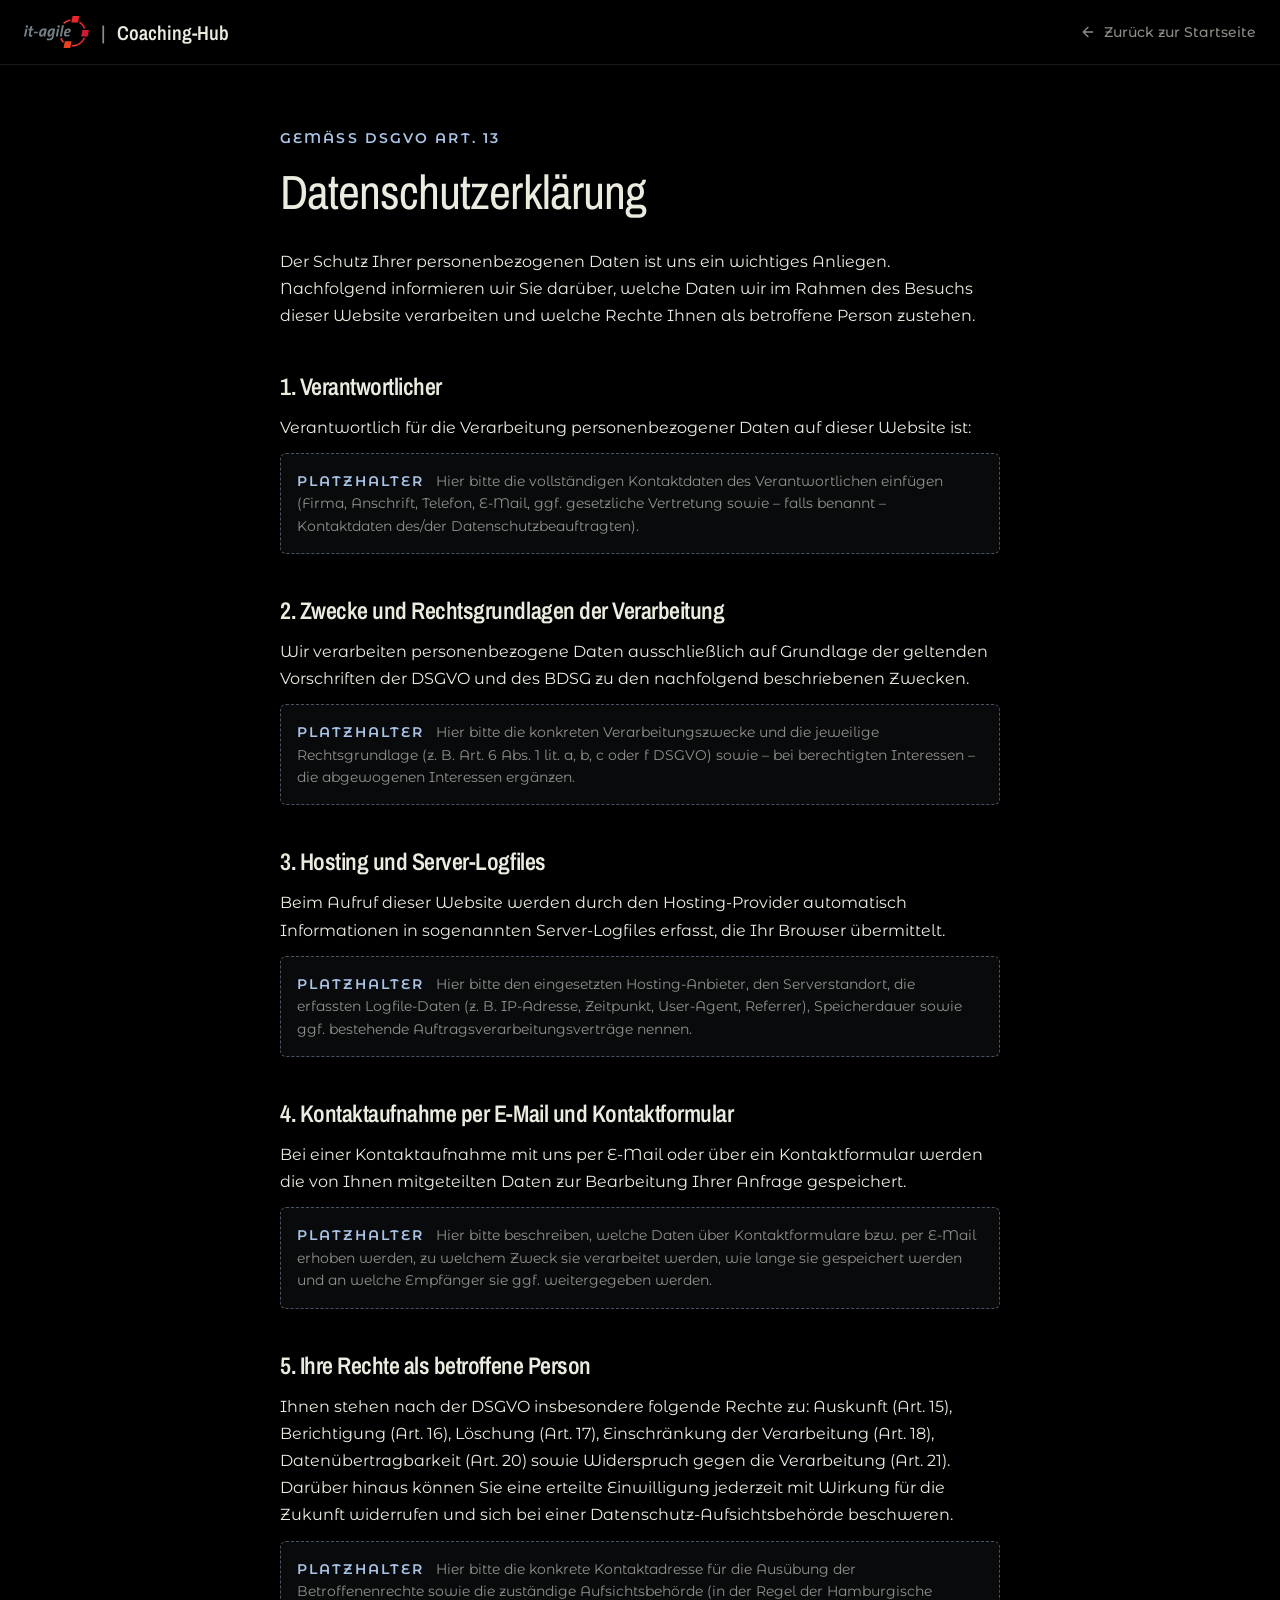
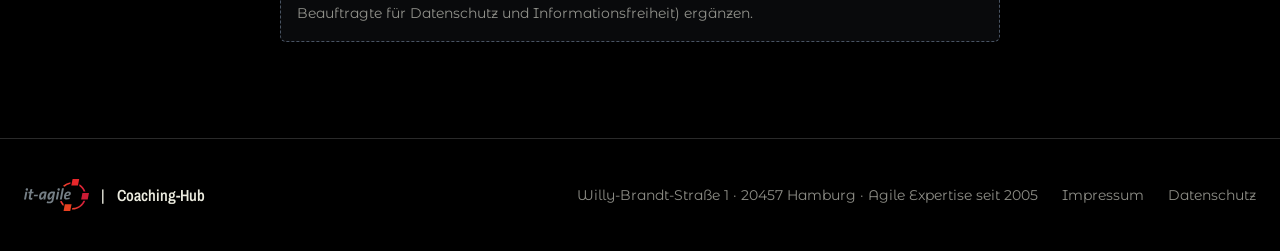
<file: datenschutz.html>
<!DOCTYPE html>
<html lang="de">
<head>
<meta charset="utf-8" />
<meta name="viewport" content="width=device-width, initial-scale=1" />
<title>Datenschutzerklärung — it-agile Coaching</title>
<meta name="description" content="Datenschutzerklärung des it-agile Coaching-Hub gemäß DSGVO Art. 13." />
<meta name="robots" content="noindex" />
<meta property="og:title" content="Datenschutzerklärung — it-agile Coaching" />
<meta property="og:description" content="Informationen zur Verarbeitung personenbezogener Daten gemäß DSGVO." />
<link rel="icon" href="/favicon.ico" type="image/x-icon" />
<link rel="stylesheet" href="style.css" />
</head>
<body>

<header class="simple-header">
  <div class="wrap">
    <a href="index.html" class="brand">
      <img src="assets/it-agile-logo.svg" alt="it-agile" style="height:2rem;" />
      <span class="brand-sep" style="display:inline;">|</span>
      <span class="brand-hub" style="display:inline;">Coaching-Hub</span>
    </a>
    <a href="index.html" class="back-link">
      <svg class="icon" viewBox="0 0 24 24" fill="none" stroke="currentColor" stroke-linecap="round" stroke-linejoin="round"><path d="m12 19-7-7 7-7M19 12H5"/></svg>
      Zurück zur Startseite
    </a>
  </div>
</header>

<main class="legal-main">
  <div class="eyebrow">Gemäß DSGVO Art. 13</div>
  <h1>Datenschutzerklärung</h1>
  <p class="intro">
    Der Schutz Ihrer personenbezogenen Daten ist uns ein wichtiges Anliegen. Nachfolgend
    informieren wir Sie darüber, welche Daten wir im Rahmen des Besuchs dieser Website
    verarbeiten und welche Rechte Ihnen als betroffene Person zustehen.
  </p>

  <div class="legal-block">
    <h2>1. Verantwortlicher</h2>
    <p>Verantwortlich für die Verarbeitung personenbezogener Daten auf dieser Website ist:</p>
    <div class="placeholder">
      <span class="tag-label">Platzhalter</span>
      Hier bitte die vollständigen Kontaktdaten des Verantwortlichen einfügen (Firma,
      Anschrift, Telefon, E-Mail, ggf. gesetzliche Vertretung sowie – falls benannt –
      Kontaktdaten des/der Datenschutzbeauftragten).
    </div>
  </div>

  <div class="legal-block">
    <h2>2. Zwecke und Rechtsgrundlagen der Verarbeitung</h2>
    <p>
      Wir verarbeiten personenbezogene Daten ausschließlich auf Grundlage der geltenden
      Vorschriften der DSGVO und des BDSG zu den nachfolgend beschriebenen Zwecken.
    </p>
    <div class="placeholder">
      <span class="tag-label">Platzhalter</span>
      Hier bitte die konkreten Verarbeitungszwecke und die jeweilige Rechtsgrundlage
      (z. B. Art. 6 Abs. 1 lit. a, b, c oder f DSGVO) sowie – bei berechtigten Interessen –
      die abgewogenen Interessen ergänzen.
    </div>
  </div>

  <div class="legal-block">
    <h2>3. Hosting und Server-Logfiles</h2>
    <p>
      Beim Aufruf dieser Website werden durch den Hosting-Provider automatisch Informationen
      in sogenannten Server-Logfiles erfasst, die Ihr Browser übermittelt.
    </p>
    <div class="placeholder">
      <span class="tag-label">Platzhalter</span>
      Hier bitte den eingesetzten Hosting-Anbieter, den Serverstandort, die erfassten
      Logfile-Daten (z. B. IP-Adresse, Zeitpunkt, User-Agent, Referrer), Speicherdauer
      sowie ggf. bestehende Auftragsverarbeitungsverträge nennen.
    </div>
  </div>

  <div class="legal-block">
    <h2>4. Kontaktaufnahme per E-Mail und Kontaktformular</h2>
    <p>
      Bei einer Kontaktaufnahme mit uns per E-Mail oder über ein Kontaktformular werden die
      von Ihnen mitgeteilten Daten zur Bearbeitung Ihrer Anfrage gespeichert.
    </p>
    <div class="placeholder">
      <span class="tag-label">Platzhalter</span>
      Hier bitte beschreiben, welche Daten über Kontaktformulare bzw. per E-Mail erhoben
      werden, zu welchem Zweck sie verarbeitet werden, wie lange sie gespeichert werden
      und an welche Empfänger sie ggf. weitergegeben werden.
    </div>
  </div>

  <div class="legal-block">
    <h2>5. Ihre Rechte als betroffene Person</h2>
    <p>
      Ihnen stehen nach der DSGVO insbesondere folgende Rechte zu: Auskunft (Art. 15),
      Berichtigung (Art. 16), Löschung (Art. 17), Einschränkung der Verarbeitung (Art. 18),
      Datenübertragbarkeit (Art. 20) sowie Widerspruch gegen die Verarbeitung (Art. 21).
      Darüber hinaus können Sie eine erteilte Einwilligung jederzeit mit Wirkung für die
      Zukunft widerrufen und sich bei einer Datenschutz-Aufsichtsbehörde beschweren.
    </p>
    <div class="placeholder">
      <span class="tag-label">Platzhalter</span>
      Hier bitte die konkrete Kontaktadresse für die Ausübung der Betroffenenrechte sowie
      die zuständige Aufsichtsbehörde (in der Regel der Hamburgische Beauftragte für
      Datenschutz und Informationsfreiheit) ergänzen.
    </div>
  </div>
</main>

<footer class="site-footer">
  <div class="wrap">
    <div class="footer-brand">
      <img src="assets/it-agile-logo.svg" alt="it-agile" style="height:2rem;" />
      <span>|</span>
      <span>Coaching-Hub</span>
    </div>
    <div class="footer-links">
      <span>Willy-Brandt-Straße 1 · 20457 Hamburg · Agile Expertise seit 2005</span>
      <a href="impressum.html">Impressum</a>
      <a href="datenschutz.html">Datenschutz</a>
    </div>
  </div>
</footer>

</body>
</html>
</file>
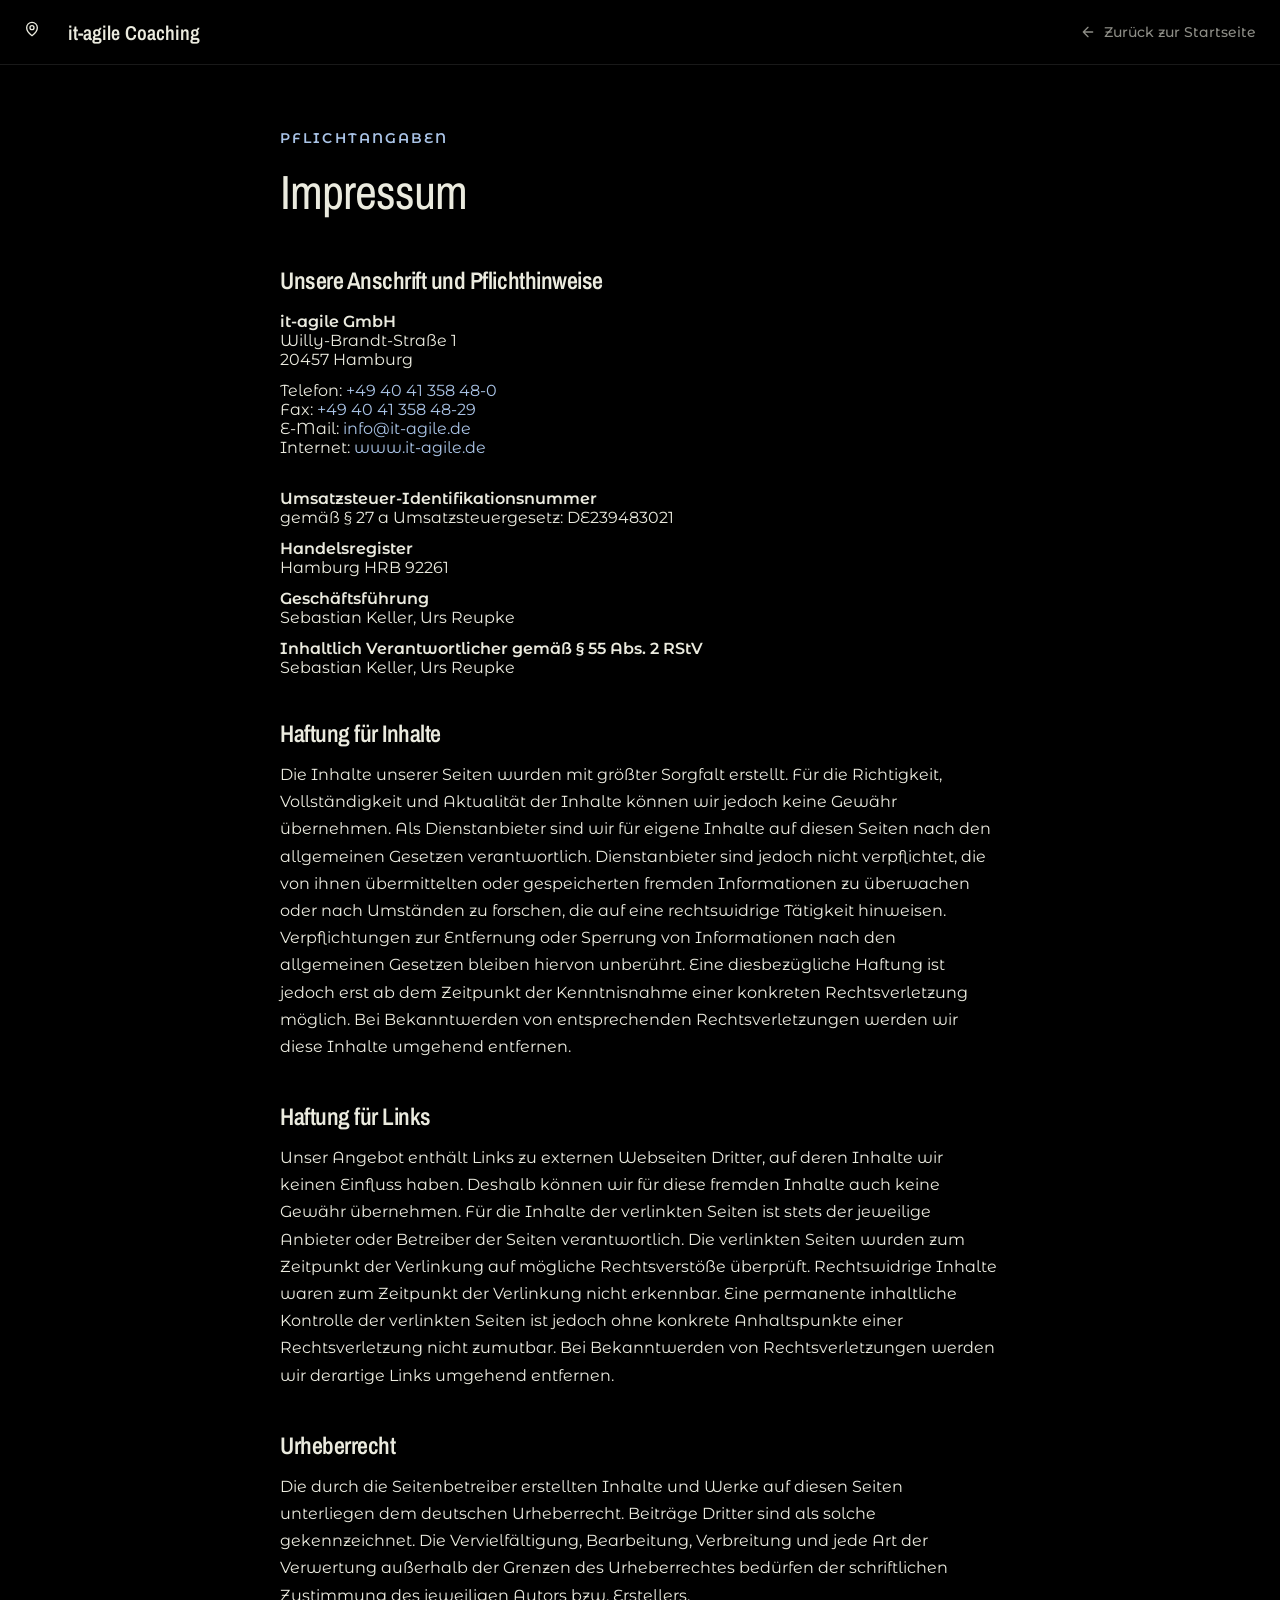
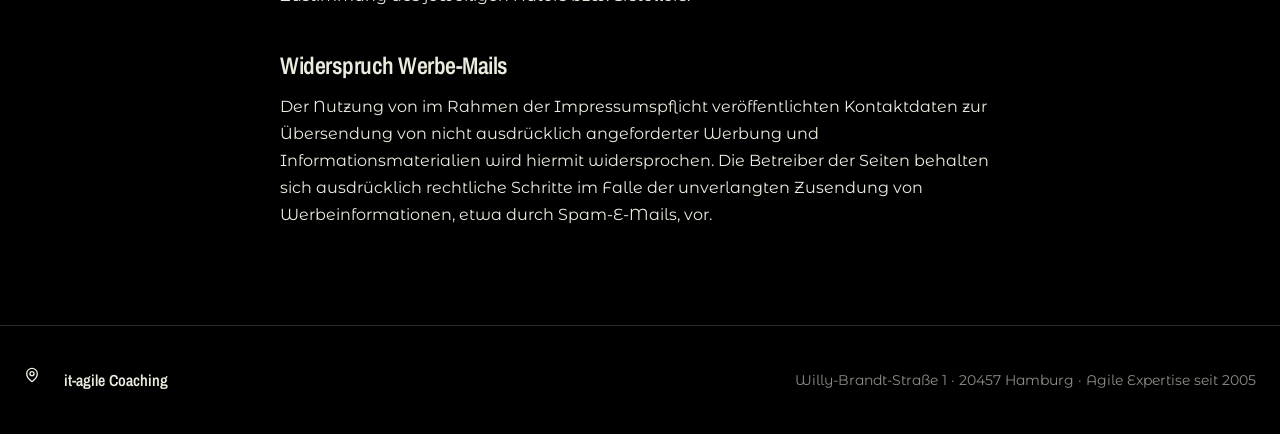
<file: impressum.html>
<!DOCTYPE html>
<html lang="de">
<head>
<meta charset="utf-8" />
<meta name="viewport" content="width=device-width, initial-scale=1" />
<title>Impressum — it-agile Coaching</title>
<meta name="description" content="Impressum und Pflichtangaben der it-agile GmbH, Willy-Brandt-Straße 1, 20457 Hamburg." />
<meta name="robots" content="noindex" />
<meta property="og:title" content="Impressum — it-agile Coaching" />
<meta property="og:description" content="Impressum und Pflichtangaben der it-agile GmbH in Hamburg." />
<link rel="icon" href="/favicon.ico" type="image/x-icon" />
<link rel="stylesheet" href="style.css" />
</head>
<body>

<header class="simple-header">
  <div class="wrap">
    <a href="index.html" class="brand">
      <span class="offer-icon" style="height:2rem;width:2rem;border-radius:0.375rem;">
        <svg class="icon" viewBox="0 0 24 24" fill="none" stroke="currentColor" stroke-linecap="round" stroke-linejoin="round"><path d="M20 10c0 6-8 12-8 12s-8-6-8-12a8 8 0 0 1 16 0Z"/><circle cx="12" cy="10" r="3"/></svg>
      </span>
      it-agile Coaching
    </a>
    <a href="index.html" class="back-link">
      <svg class="icon" viewBox="0 0 24 24" fill="none" stroke="currentColor" stroke-linecap="round" stroke-linejoin="round"><path d="m12 19-7-7 7-7M19 12H5"/></svg>
      Zurück zur Startseite
    </a>
  </div>
</header>

<main class="legal-main">
  <div class="eyebrow">Pflichtangaben</div>
  <h1>Impressum</h1>

  <section>
    <h2>Unsere Anschrift und Pflichthinweise</h2>
    <div class="block">
      <p style="font-weight:600;">it-agile GmbH</p>
      <p>Willy-Brandt-Straße 1</p>
      <p>20457 Hamburg</p>
      <p class="pt">Telefon: <a href="tel:+494041358480">+49 40 41 358 48-0</a></p>
      <p>Fax: <a href="tel:+4940413584829">+49 40 41 358 48-29</a></p>
      <p>E-Mail: <a href="mailto:info@it-agile.de">info@it-agile.de</a></p>
      <p>Internet: <a href="https://www.it-agile.de" target="_blank" rel="noreferrer">www.it-agile.de</a></p>
    </div>

    <dl>
      <div>
        <dt>Umsatzsteuer-Identifikationsnummer</dt>
        <dd>gemäß § 27 a Umsatzsteuergesetz: DE239483021</dd>
      </div>
      <div>
        <dt>Handelsregister</dt>
        <dd>Hamburg HRB 92261</dd>
      </div>
      <div>
        <dt>Geschäftsführung</dt>
        <dd>Sebastian Keller, Urs Reupke</dd>
      </div>
      <div>
        <dt>Inhaltlich Verantwortlicher gemäß § 55 Abs. 2 RStV</dt>
        <dd>Sebastian Keller, Urs Reupke</dd>
      </div>
    </dl>
  </section>

  <div class="legal-block">
    <h2>Haftung für Inhalte</h2>
    <p>
      Die Inhalte unserer Seiten wurden mit größter Sorgfalt erstellt. Für die Richtigkeit,
      Vollständigkeit und Aktualität der Inhalte können wir jedoch keine Gewähr übernehmen.
      Als Dienstanbieter sind wir für eigene Inhalte auf diesen Seiten nach den allgemeinen
      Gesetzen verantwortlich. Dienstanbieter sind jedoch nicht verpflichtet, die von ihnen
      übermittelten oder gespeicherten fremden Informationen zu überwachen oder nach
      Umständen zu forschen, die auf eine rechtswidrige Tätigkeit hinweisen.
      Verpflichtungen zur Entfernung oder Sperrung von Informationen nach den allgemeinen
      Gesetzen bleiben hiervon unberührt. Eine diesbezügliche Haftung ist jedoch erst ab
      dem Zeitpunkt der Kenntnisnahme einer konkreten Rechtsverletzung möglich. Bei
      Bekanntwerden von entsprechenden Rechtsverletzungen werden wir diese Inhalte
      umgehend entfernen.
    </p>
  </div>

  <div class="legal-block">
    <h2>Haftung für Links</h2>
    <p>
      Unser Angebot enthält Links zu externen Webseiten Dritter, auf deren Inhalte wir
      keinen Einfluss haben. Deshalb können wir für diese fremden Inhalte auch keine Gewähr
      übernehmen. Für die Inhalte der verlinkten Seiten ist stets der jeweilige Anbieter
      oder Betreiber der Seiten verantwortlich. Die verlinkten Seiten wurden zum Zeitpunkt
      der Verlinkung auf mögliche Rechtsverstöße überprüft. Rechtswidrige Inhalte waren zum
      Zeitpunkt der Verlinkung nicht erkennbar. Eine permanente inhaltliche Kontrolle der
      verlinkten Seiten ist jedoch ohne konkrete Anhaltspunkte einer Rechtsverletzung nicht
      zumutbar. Bei Bekanntwerden von Rechtsverletzungen werden wir derartige Links
      umgehend entfernen.
    </p>
  </div>

  <div class="legal-block">
    <h2>Urheberrecht</h2>
    <p>
      Die durch die Seitenbetreiber erstellten Inhalte und Werke auf diesen Seiten
      unterliegen dem deutschen Urheberrecht. Beiträge Dritter sind als solche
      gekennzeichnet. Die Vervielfältigung, Bearbeitung, Verbreitung und jede Art der
      Verwertung außerhalb der Grenzen des Urheberrechtes bedürfen der schriftlichen
      Zustimmung des jeweiligen Autors bzw. Erstellers.
    </p>
  </div>

  <div class="legal-block">
    <h2>Widerspruch Werbe-Mails</h2>
    <p>
      Der Nutzung von im Rahmen der Impressumspflicht veröffentlichten Kontaktdaten zur
      Übersendung von nicht ausdrücklich angeforderter Werbung und Informationsmaterialien
      wird hiermit widersprochen. Die Betreiber der Seiten behalten sich ausdrücklich
      rechtliche Schritte im Falle der unverlangten Zusendung von Werbeinformationen, etwa
      durch Spam-E-Mails, vor.
    </p>
  </div>
</main>

<footer class="site-footer">
  <div class="wrap">
    <div class="footer-brand">
      <span class="offer-icon" style="height:1.75rem;width:1.75rem;border-radius:0.375rem;">
        <svg class="icon" viewBox="0 0 24 24" fill="none" stroke="currentColor" stroke-linecap="round" stroke-linejoin="round"><path d="M20 10c0 6-8 12-8 12s-8-6-8-12a8 8 0 0 1 16 0Z"/><circle cx="12" cy="10" r="3"/></svg>
      </span>
      it-agile Coaching
    </div>
    <div>Willy-Brandt-Straße 1 · 20457 Hamburg · Agile Expertise seit 2005</div>
  </div>
</footer>

</body>
</html>
</file>
<file: style.css>
@import url("https://fonts.googleapis.com/css2?family=Archivo+Narrow:wght@400;500;600;700&family=Montserrat:wght@400;500;600;700&display=swap");

:root {
  --radius: 1rem;
  --background: #000000;
  --foreground: #ebebdf;
  --card: #151515;
  --primary: #eb631b;
  --primary-foreground: #ebebdf;
  --secondary: #1a1a1a;
  --secondary-foreground: #ebebdf;
  --muted-foreground: rgba(235, 235, 223, 0.6);
  --accent: #aac4e7;
  --border: #2a2a2a;

  --gradient-hero: linear-gradient(
    135deg,
    rgba(0, 0, 0, 0.95) 0%,
    rgba(235, 99, 27, 0.55) 45%,
    rgba(193, 149, 112, 0.45) 100%
  );
  --gradient-copper: linear-gradient(135deg, #eb631b 0%, #c19570 45%, #aac4e7 100%);
  --gradient-iridescent: linear-gradient(
    120deg,
    #eb631b 0%,
    #c19570 35%,
    #aac4e7 70%,
    #ebebdf 100%
  );
  --shadow-warm: 0 20px 60px -20px rgba(235, 99, 27, 0.5);
  --shadow-card: 0 2px 8px -2px rgba(0, 0, 0, 0.15), 0 20px 50px -18px rgba(235, 99, 27, 0.25);
  color-scheme: dark;
}

* {
  box-sizing: border-box;
  border-color: var(--border);
}

html {
  scroll-behavior: smooth;
}

body {
  margin: 0;
  background-color: var(--background);
  color: var(--foreground);
  font-family: "Montserrat", system-ui, sans-serif;
  font-feature-settings: "ss01", "cv11";
  -webkit-font-smoothing: antialiased;
}

img {
  max-width: 100%;
  display: block;
}

a {
  color: inherit;
  text-decoration: none;
}

h1,
h2,
h3,
h4 {
  font-family: "Archivo Narrow", Georgia, serif;
  font-weight: 400;
  letter-spacing: -0.02em;
  margin: 0;
}

p {
  margin: 0;
}

.italic-accent {
  font-style: italic;
  color: var(--accent);
}

.wrap {
  max-width: 80rem;
  margin: 0 auto;
  padding-left: 1.5rem;
  padding-right: 1.5rem;
}

.eyebrow {
  margin-bottom: 0.75rem;
  font-size: 0.875rem;
  font-weight: 600;
  text-transform: uppercase;
  letter-spacing: 0.15em;
  color: var(--accent);
}

.section-lead {
  max-width: 42rem;
  margin-bottom: 3rem;
}

.section-lead h2 {
  font-size: 2.25rem;
}

.section-lead p {
  margin-top: 1rem;
  font-size: 1.125rem;
  color: var(--muted-foreground);
}

@media (min-width: 768px) {
  .section-lead h2 {
    font-size: 3rem;
  }
}

/* Header */
.site-header {
  position: sticky;
  top: 0;
  z-index: 40;
  border-bottom: 1px solid rgba(42, 42, 42, 0.6);
  background-color: rgba(0, 0, 0, 0.8);
  backdrop-filter: blur(20px);
  -webkit-backdrop-filter: blur(20px);
}

.site-header .wrap {
  display: flex;
  align-items: center;
  justify-content: space-between;
  padding-top: 1rem;
  padding-bottom: 1rem;
}

.brand {
  display: flex;
  align-items: center;
  gap: 0.75rem;
  font-family: "Archivo Narrow", Georgia, serif;
  font-size: 1.25rem;
  font-weight: 600;
}

.brand img {
  height: 2.5rem;
  width: auto;
  transition: opacity 0.15s;
}

.brand a:hover img {
  opacity: 0.8;
}

.brand-sep {
  color: var(--muted-foreground);
  display: none;
}

.brand-hub {
  display: none;
}

@media (min-width: 640px) {
  .brand-sep,
  .brand-hub {
    display: inline;
  }
}

.main-nav {
  display: none;
  gap: 2rem;
  font-size: 0.875rem;
  font-weight: 500;
  color: var(--muted-foreground);
}

.main-nav a:hover {
  color: var(--foreground);
}

@media (min-width: 1024px) {
  .main-nav {
    display: flex;
  }
}

.header-actions {
  display: flex;
  align-items: center;
  gap: 0.5rem;
}

.btn {
  display: inline-flex;
  align-items: center;
  gap: 0.5rem;
  border-radius: 999px;
  font-weight: 600;
  cursor: pointer;
  border: none;
  transition: opacity 0.15s, background-color 0.15s;
}

.btn-primary {
  background: var(--primary);
  color: var(--primary-foreground);
  padding: 0.625rem 1.25rem;
  font-size: 0.875rem;
}

.btn-primary:hover {
  opacity: 0.9;
}

.btn-cta-top {
  display: none;
}

@media (min-width: 640px) {
  .btn-cta-top {
    display: inline-flex;
  }
}

.icon {
  width: 1rem;
  height: 1rem;
  stroke-width: 2;
  flex-shrink: 0;
}

.nav-toggle {
  display: inline-flex;
  height: 2.5rem;
  width: 2.5rem;
  align-items: center;
  justify-content: center;
  border-radius: 999px;
  border: 1px solid rgba(42, 42, 42, 0.6);
  background: transparent;
  color: var(--foreground);
  cursor: pointer;
}

.nav-toggle:hover {
  background: var(--secondary);
}

.nav-toggle .icon {
  width: 1.25rem;
  height: 1.25rem;
}

@media (min-width: 1024px) {
  .nav-toggle {
    display: none;
  }
}

.mobile-nav {
  display: none;
  border-top: 1px solid rgba(42, 42, 42, 0.6);
  background: rgba(0, 0, 0, 0.95);
  backdrop-filter: blur(20px);
}

.mobile-nav.open {
  display: block;
}

@media (min-width: 1024px) {
  .mobile-nav {
    display: none !important;
  }
}

.mobile-nav nav {
  display: flex;
  flex-direction: column;
  gap: 0.25rem;
  padding: 1rem 1.5rem;
  font-size: 1rem;
  font-weight: 500;
}

.mobile-nav a {
  border-radius: 0.375rem;
  padding: 0.5rem 0.75rem;
  color: var(--muted-foreground);
}

.mobile-nav a:hover {
  background: var(--secondary);
  color: var(--foreground);
}

.mobile-nav .btn-primary {
  margin-top: 0.5rem;
  justify-content: center;
  padding: 0.625rem 1.25rem;
}

@media (min-width: 640px) {
  .mobile-nav .btn-primary {
    display: none;
  }
}

/* Hero */
.hero {
  position: relative;
  overflow: hidden;
}

.hero img.hero-bg {
  position: absolute;
  inset: 0;
  height: 100%;
  width: 100%;
  object-fit: cover;
}

.hero-overlay {
  position: absolute;
  inset: 0;
  background: var(--gradient-hero);
}

.hero-inner {
  position: relative;
  padding-top: 7rem;
  padding-bottom: 7rem;
}

@media (min-width: 768px) {
  .hero-inner {
    padding-top: 10rem;
    padding-bottom: 10rem;
  }
}

.hero-content {
  max-width: 48rem;
}

.hero-badge {
  margin-bottom: 1.5rem;
  display: inline-flex;
  align-items: center;
  gap: 0.5rem;
  border-radius: 999px;
  border: 1px solid rgba(235, 235, 223, 0.2);
  background: rgba(235, 235, 223, 0.1);
  padding: 0.375rem 1rem;
  font-size: 0.875rem;
  color: var(--primary-foreground);
  backdrop-filter: blur(10px);
}

.hero-badge .icon {
  width: 0.875rem;
  height: 0.875rem;
}

.hero h1 {
  font-size: 2.75rem;
  line-height: 1.05;
  letter-spacing: -0.02em;
  color: var(--primary-foreground);
}

@media (min-width: 768px) {
  .hero h1 {
    font-size: 4.5rem;
  }
}

.hero p.lead {
  margin-top: 1.5rem;
  max-width: 36rem;
  font-size: 1.125rem;
  color: rgba(235, 235, 223, 0.8);
}

@media (min-width: 768px) {
  .hero p.lead {
    font-size: 1.25rem;
  }
}

.hero-ctas {
  margin-top: 2.5rem;
  display: flex;
  flex-wrap: wrap;
  align-items: center;
  gap: 1rem;
}

.btn-hero-primary {
  background: var(--primary);
  color: var(--primary-foreground);
  padding: 0.9rem 1.75rem;
  font-size: 0.875rem;
  box-shadow: var(--shadow-warm);
}

.btn-hero-primary:hover {
  opacity: 0.9;
}

.btn-hero-outline {
  border: 1px solid rgba(235, 235, 223, 0.25);
  background: rgba(235, 235, 223, 0.1);
  color: var(--primary-foreground);
  padding: 0.9rem 1.75rem;
  font-size: 0.875rem;
  backdrop-filter: blur(10px);
}

.btn-hero-outline:hover {
  background: rgba(235, 235, 223, 0.2);
}

.hero-stats {
  margin-top: 3rem;
  display: flex;
  flex-wrap: wrap;
  gap: 1rem 2.5rem;
  color: rgba(235, 235, 223, 0.8);
}

.hero-stats .num {
  font-family: "Archivo Narrow", Georgia, serif;
  font-size: 1.875rem;
  font-weight: 600;
  color: var(--primary-foreground);
}

.hero-stats .label {
  font-size: 0.875rem;
}

/* Sections */
section {
  padding-top: 6rem;
  padding-bottom: 6rem;
}

.section-band {
  border-top: 1px solid var(--border);
  border-bottom: 1px solid var(--border);
  background: rgba(26, 26, 26, 0.4);
}

.section-band section,
.section-band > .wrap {
  padding-top: 6rem;
  padding-bottom: 6rem;
}

/* Featured coach */
.featured-coach {
  margin-bottom: 2.5rem;
  display: grid;
  overflow: hidden;
  border-radius: 1rem;
  border: 1px solid var(--border);
  background: var(--card);
  box-shadow: var(--shadow-card);
}

@media (min-width: 768px) {
  .featured-coach {
    grid-template-columns: 2fr 3fr;
    min-height: 36rem;
  }
}

.featured-coach-img {
  position: relative;
  min-height: 18rem;
}

.featured-coach-img img {
  position: absolute;
  inset: 0;
  height: 100%;
  width: 100%;
  object-fit: cover;
  object-position: top;
}

.featured-coach-body {
  display: flex;
  flex-direction: column;
  justify-content: center;
  padding: 2rem;
}

@media (min-width: 768px) {
  .featured-coach-body {
    padding: 3rem;
  }
}

.featured-coach-body .quote-icon {
  margin-bottom: 1rem;
  width: 2rem;
  height: 2rem;
  color: var(--accent);
}

.featured-coach-body .quote {
  font-family: "Archivo Narrow", Georgia, serif;
  font-size: 1.5rem;
  font-weight: 500;
  font-style: italic;
  line-height: 1.3;
}

@media (min-width: 768px) {
  .featured-coach-body .quote {
    font-size: 1.875rem;
  }
}

.featured-coach-body .name {
  margin-top: 1.5rem;
  font-family: "Archivo Narrow", Georgia, serif;
  font-size: 1.25rem;
  font-weight: 600;
}

.featured-coach-body .role {
  font-size: 0.875rem;
  color: var(--accent);
}

.featured-coach-body .bio {
  margin-top: 1rem;
  max-width: 32rem;
  color: var(--muted-foreground);
}

.tag-row {
  margin-top: 1.25rem;
  display: flex;
  flex-wrap: wrap;
  gap: 0.5rem;
}

.tag {
  border-radius: 999px;
  border: 1px solid rgba(235, 99, 27, 0.3);
  background: rgba(235, 99, 27, 0.1);
  padding: 0.25rem 0.75rem;
  font-size: 0.75rem;
  font-weight: 500;
  color: var(--secondary-foreground);
}

/* Coach grid */
.coach-grid {
  display: grid;
  gap: 1.5rem;
  grid-template-columns: 1fr;
}

@media (min-width: 640px) {
  .coach-grid {
    grid-template-columns: repeat(2, 1fr);
  }
}

@media (min-width: 1024px) {
  .coach-grid {
    grid-template-columns: repeat(3, 1fr);
  }
}

.coach-card {
  position: relative;
  overflow: hidden;
  border-radius: 1rem;
  border: 1px solid var(--border);
  text-align: left;
  background: transparent;
  padding: 0;
  cursor: pointer;
  box-shadow: var(--shadow-card);
  transition: transform 0.15s, border-color 0.15s;
  display: block;
  width: 100%;
  font: inherit;
  color: inherit;
}

.coach-card:hover {
  transform: translateY(-4px);
}

.coach-card.active {
  border-color: var(--accent);
}

.coach-card img {
  aspect-ratio: 4 / 5;
  width: 100%;
  height: auto;
  object-fit: cover;
  object-position: top;
  transition: transform 0.5s;
}

.coach-card:hover img {
  transform: scale(1.05);
}

.coach-card-info {
  position: absolute;
  inset-inline: 0;
  bottom: 0;
  padding: 1.5rem;
  background: linear-gradient(
    to top,
    rgba(0, 0, 0, 0.95) 20%,
    rgba(0, 0, 0, 0.6) 60%,
    transparent
  );
  transition: opacity 0.3s;
}

.coach-card:hover .coach-card-info {
  opacity: 0;
}

.coach-card-info .name {
  font-family: "Archivo Narrow", Georgia, serif;
  font-size: 1.25rem;
  font-weight: 600;
  color: var(--primary-foreground);
}

.coach-card-info .role {
  font-size: 0.875rem;
  color: var(--accent);
}

.coach-card-info .tag-row {
  margin-top: 0.75rem;
}

.coach-card-info .tag-row .tag {
  border: none;
  background: rgba(26, 26, 26, 0.8);
  color: var(--secondary-foreground);
  backdrop-filter: blur(4px);
}

.coach-card-hover {
  position: absolute;
  inset: 0;
  display: flex;
  flex-direction: column;
  justify-content: flex-end;
  background: rgba(0, 0, 0, 0.9);
  padding: 1.5rem;
  opacity: 0;
  transition: opacity 0.3s;
}

.coach-card:hover .coach-card-hover {
  opacity: 1;
}

.coach-card-hover .name {
  font-family: "Archivo Narrow", Georgia, serif;
  font-size: 1.25rem;
  font-weight: 600;
  color: var(--primary-foreground);
}

.coach-card-hover .role {
  font-size: 0.875rem;
  color: var(--accent);
}

.coach-card-hover .short-bio {
  margin-top: 0.75rem;
  font-size: 0.875rem;
  line-height: 1.6;
  color: rgba(235, 235, 223, 0.8);
}

.coach-card-hover .tag-row {
  margin-top: 1rem;
}

/* Offerings */
.offer-grid {
  display: grid;
  gap: 1.5rem;
  grid-template-columns: 1fr;
}

@media (min-width: 768px) {
  .offer-grid {
    grid-template-columns: repeat(2, 1fr);
  }
}

@media (min-width: 1024px) {
  .offer-grid {
    grid-template-columns: repeat(3, 1fr);
  }
}

.offer-card {
  border-radius: 1rem;
  border: 1px solid var(--border);
  background: var(--card);
  padding: 1.75rem;
  box-shadow: var(--shadow-card);
  transition: transform 0.15s;
}

.offer-card:hover {
  transform: translateY(-4px);
}

.offer-card .offer-icon {
  margin-bottom: 1.25rem;
  display: grid;
  place-items: center;
  height: 2.75rem;
  width: 2.75rem;
  border-radius: 0.75rem;
  background: var(--gradient-copper);
}

.offer-card .offer-icon .icon {
  width: 1.25rem;
  height: 1.25rem;
  color: var(--primary-foreground);
}

.offer-card h3 {
  font-size: 1.25rem;
}

.offer-card p {
  margin-top: 0.75rem;
  font-size: 0.875rem;
  line-height: 1.6;
  color: var(--muted-foreground);
}

.offer-card .tag-row {
  margin-top: 1.25rem;
}

/* Process */
.process-layout {
  display: grid;
  gap: 3rem;
}

@media (min-width: 1024px) {
  .process-layout {
    grid-template-columns: 2fr 3fr;
    align-items: center;
  }
}

.process-img {
  margin-top: 2rem;
  overflow: hidden;
  border-radius: 1rem;
  border: 1px solid var(--border);
  box-shadow: var(--shadow-card);
}

.process-img img {
  height: 16rem;
  width: 100%;
  object-fit: cover;
}

.step-grid {
  display: grid;
  gap: 1.5rem;
  grid-template-columns: 1fr;
}

@media (min-width: 640px) {
  .step-grid {
    grid-template-columns: repeat(2, 1fr);
  }
}

.step-card {
  border-radius: 1rem;
  border: 1px solid var(--border);
  background: var(--card);
  padding: 1.75rem;
}

.step-card .step-num {
  font-family: "Archivo Narrow", Georgia, serif;
  font-size: 2.25rem;
  font-weight: 600;
  background: var(--gradient-iridescent);
  -webkit-background-clip: text;
  background-clip: text;
  color: transparent;
}

.step-card h3 {
  margin-top: 0.75rem;
  font-size: 1.125rem;
}

.step-card p {
  margin-top: 0.5rem;
  font-size: 0.875rem;
  line-height: 1.6;
  color: var(--muted-foreground);
}

/* Hamburg section */
.hamburg-layout {
  display: grid;
  gap: 3rem;
}

@media (min-width: 1024px) {
  .hamburg-layout {
    grid-template-columns: 1fr 1fr;
    align-items: center;
  }
}

.hamburg-img {
  overflow: hidden;
  border-radius: 1rem;
  border: 1px solid var(--border);
  box-shadow: var(--shadow-warm);
}

.hamburg-img img {
  height: 100%;
  width: 100%;
  object-fit: cover;
}

.hamburg-list {
  margin-top: 2rem;
  list-style: none;
  padding: 0;
  display: flex;
  flex-direction: column;
  gap: 1rem;
}

.hamburg-list li {
  display: flex;
  align-items: flex-start;
  gap: 0.75rem;
}

.hamburg-list .bullet {
  margin-top: 0.25rem;
  flex-shrink: 0;
  display: grid;
  place-items: center;
  height: 1.25rem;
  width: 1.25rem;
  border-radius: 999px;
  background: var(--gradient-copper);
}

.hamburg-list .bullet .icon {
  width: 0.75rem;
  height: 0.75rem;
  color: var(--primary-foreground);
}

.hamburg-list span {
  color: var(--secondary-foreground);
}

/* CTA */
.cta-section {
  position: relative;
  overflow: hidden;
}

.cta-section .hero-overlay {
  background: var(--gradient-hero);
}

.cta-inner {
  position: relative;
  max-width: 56rem;
  margin: 0 auto;
  padding: 6rem 1.5rem;
  text-align: center;
}

.cta-inner h2 {
  font-size: 2.25rem;
  color: var(--primary-foreground);
}

@media (min-width: 768px) {
  .cta-inner h2 {
    font-size: 3rem;
  }
}

.cta-inner .lead {
  margin: 1rem auto 0;
  max-width: 36rem;
  font-size: 1.125rem;
  color: rgba(235, 235, 223, 0.8);
}

.cta-buttons {
  margin-top: 2.5rem;
  display: flex;
  flex-wrap: wrap;
  justify-content: center;
  gap: 1rem;
}

.btn-cta-outline {
  border: 1px solid rgba(235, 235, 223, 0.25);
  background: rgba(235, 235, 223, 0.1);
  color: var(--primary-foreground);
  padding: 1rem 2rem;
  font-size: 0.875rem;
  backdrop-filter: blur(10px);
}

.btn-cta-outline:hover {
  background: var(--gradient-copper);
  border-color: transparent;
  box-shadow: var(--shadow-warm);
}

/* Footer */
.site-footer {
  border-top: 1px solid var(--border);
}

.site-footer .wrap {
  display: flex;
  flex-direction: column;
  align-items: center;
  justify-content: space-between;
  gap: 1rem;
  padding-top: 2.5rem;
  padding-bottom: 2.5rem;
  font-size: 0.875rem;
  color: var(--muted-foreground);
}

@media (min-width: 768px) {
  .site-footer .wrap {
    flex-direction: row;
  }
}

.footer-brand {
  display: flex;
  align-items: center;
  gap: 0.75rem;
  font-family: "Archivo Narrow", Georgia, serif;
  font-size: 1rem;
  font-weight: 600;
  color: var(--foreground);
}

.footer-brand img {
  height: 2rem;
  width: auto;
  transition: opacity 0.15s;
}

.footer-brand a:hover img {
  opacity: 0.8;
}

.footer-links {
  display: flex;
  flex-direction: column;
  align-items: center;
  gap: 0.5rem;
}

@media (min-width: 768px) {
  .footer-links {
    flex-direction: row;
    gap: 1.5rem;
  }
}

.footer-links a:hover {
  color: var(--foreground);
}

/* Simple pages (Impressum / Datenschutz) */
.simple-header {
  position: sticky;
  top: 0;
  z-index: 40;
  border-bottom: 1px solid rgba(42, 42, 42, 0.6);
  background: rgba(0, 0, 0, 0.8);
  backdrop-filter: blur(20px);
}

.simple-header .wrap {
  display: flex;
  align-items: center;
  justify-content: space-between;
  padding-top: 1rem;
  padding-bottom: 1rem;
}

.back-link {
  display: inline-flex;
  align-items: center;
  gap: 0.5rem;
  font-size: 0.875rem;
  font-weight: 500;
  color: var(--muted-foreground);
}

.back-link:hover {
  color: var(--foreground);
}

.legal-main {
  max-width: 48rem;
  margin: 0 auto;
  padding: 4rem 1.5rem 6rem;
}

.legal-main h1 {
  font-size: 2.5rem;
}

@media (min-width: 768px) {
  .legal-main h1 {
    font-size: 3rem;
  }
}

.legal-main > p.intro {
  margin-top: 1.5rem;
  line-height: 1.7;
  color: var(--secondary-foreground);
}

.legal-main section {
  padding: 0;
  margin-top: 2.5rem;
}

.legal-main h2 {
  font-size: 1.5rem;
  font-weight: 600;
  color: var(--foreground);
}

.legal-main .block + h2,
.legal-main dl {
  margin-top: 2rem;
}

.legal-main .block {
  margin-top: 1rem;
  color: var(--secondary-foreground);
}

.legal-main .block p {
  margin: 0;
}

.legal-main .block p.pt {
  padding-top: 0.75rem;
}

.legal-main .block a {
  color: var(--accent);
}

.legal-main .block a:hover {
  text-decoration: underline;
}

.legal-main dl {
  color: var(--secondary-foreground);
  display: flex;
  flex-direction: column;
  gap: 0.75rem;
}

.legal-main dt {
  font-weight: 600;
  color: var(--foreground);
}

.legal-main dd {
  margin: 0;
}

.legal-main .legal-block {
  margin-top: 2.5rem;
}

.legal-main .legal-block p {
  margin-top: 0.75rem;
  line-height: 1.7;
  color: var(--secondary-foreground);
}

.legal-main .placeholder {
  margin-top: 0.75rem;
  border-radius: 0.375rem;
  border: 1px dashed rgba(170, 196, 231, 0.4);
  background: rgba(170, 196, 231, 0.05);
  padding: 1rem;
  font-size: 0.875rem;
  line-height: 1.6;
  color: var(--muted-foreground);
}

.legal-main .placeholder .tag-label {
  margin-right: 0.5rem;
  font-weight: 600;
  text-transform: uppercase;
  letter-spacing: 0.15em;
  color: var(--accent);
}

/* 404 */
.notfound {
  min-height: 100vh;
  display: flex;
  align-items: center;
  justify-content: center;
  padding: 0 1rem;
  text-align: center;
}

.notfound h1 {
  font-size: 4.5rem;
}

.notfound h2 {
  margin-top: 1rem;
  font-size: 1.25rem;
}

.notfound p {
  margin-top: 0.5rem;
  font-size: 0.875rem;
  color: var(--muted-foreground);
}

.notfound .btn-primary {
  margin-top: 1.5rem;
  padding: 0.625rem 1.25rem;
}
</file>
